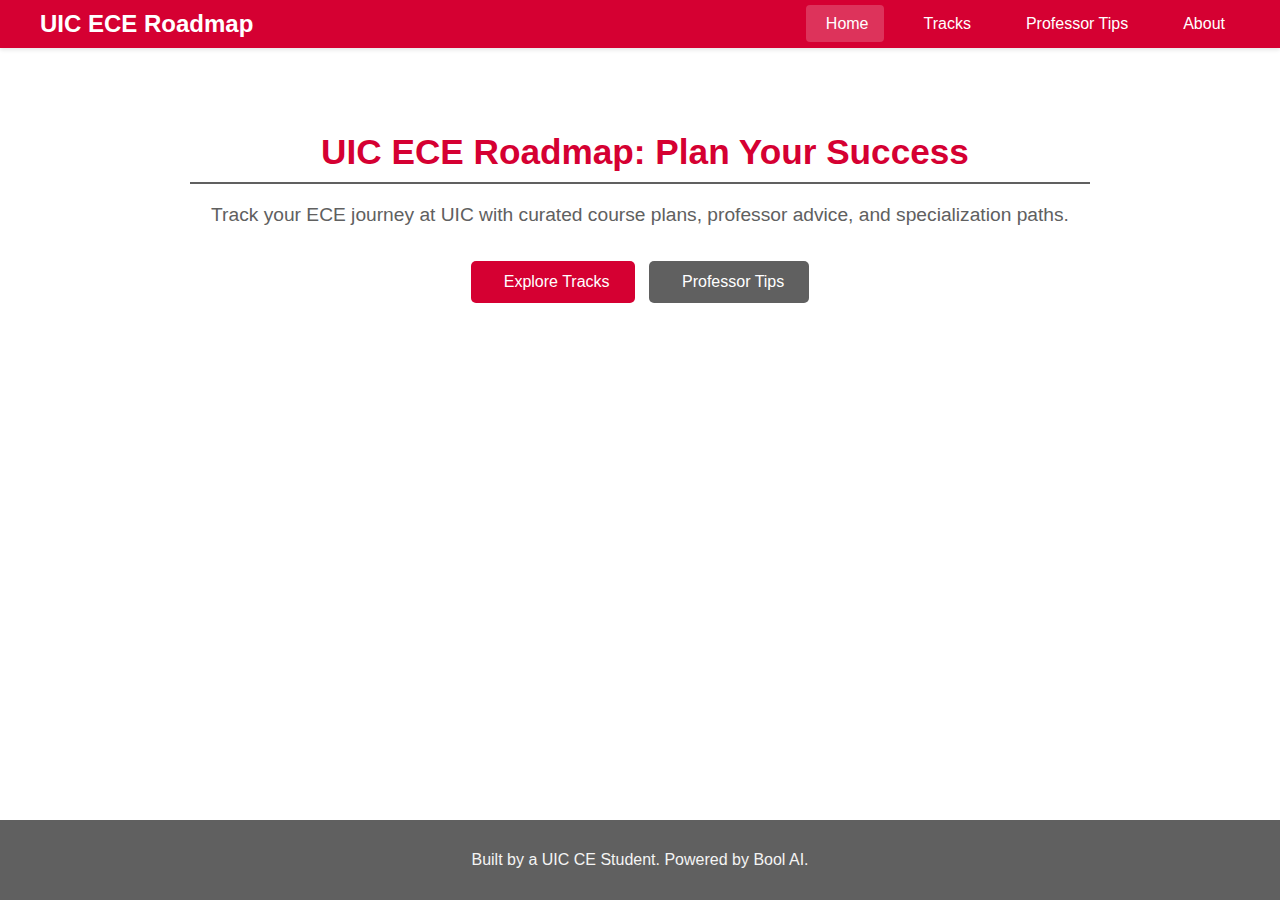
<file: ECE Road Map/index.html>
<!DOCTYPE html>
<html lang="en">
<head>
    <meta charset="UTF-8">
    <meta name="viewport" content="width=device-width, initial-scale=1.0">
    <title>UIC ECE Roadmap - Home</title>
    <link rel="stylesheet" href="styles.css">
    <!-- Font Awesome CDN -->
    <link rel="stylesheet" href="https://cdnjs.cloudflare.com/ajax/libs/font-awesome/6.5.1/css/all.min.css" integrity="sha512-DTOQO9RWCH3ppGqcWaEA1BIZOC6xxalwEsw9c2QQeAIftl+Vegovlnee1c9QX4TctnWMn13TZye+giMm8e2LwA==" crossorigin="anonymous" referrerpolicy="no-referrer" />
</head>
<body>
    <header>
        <nav>
            <div class="logo">UIC ECE Roadmap</div>
            <ul>
                <li><a href="index.html" class="active"><i class="fas fa-home"></i> Home</a></li>
                <li><a href="tracks.html"><i class="fas fa-map-signs"></i> Tracks</a></li>
                <li><a href="tips.html"><i class="fas fa-lightbulb"></i> Professor Tips</a></li>
                <li><a href="about.html"><i class="fas fa-info-circle"></i> About</a></li>
            </ul>
        </nav>
    </header>

    <main class="home-content">
        <h1><i class="fas fa-graduation-cap"></i> UIC ECE Roadmap: Plan Your Success</h1>
        <p class="subtitle">Track your ECE journey at UIC with curated course plans, professor advice, and specialization paths.</p>
        <div class="home-buttons">
            <a href="tracks.html" class="btn btn-primary"><i class="fas fa-map-signs"></i> Explore Tracks</a>
            <a href="tips.html" class="btn btn-secondary"><i class="fas fa-lightbulb"></i> Professor Tips</a>
        </div>
    </main>

    <footer>
        <p>Built by a UIC CE Student. Powered by Bool AI.</p>
    </footer>

</body>
</html>
</file>
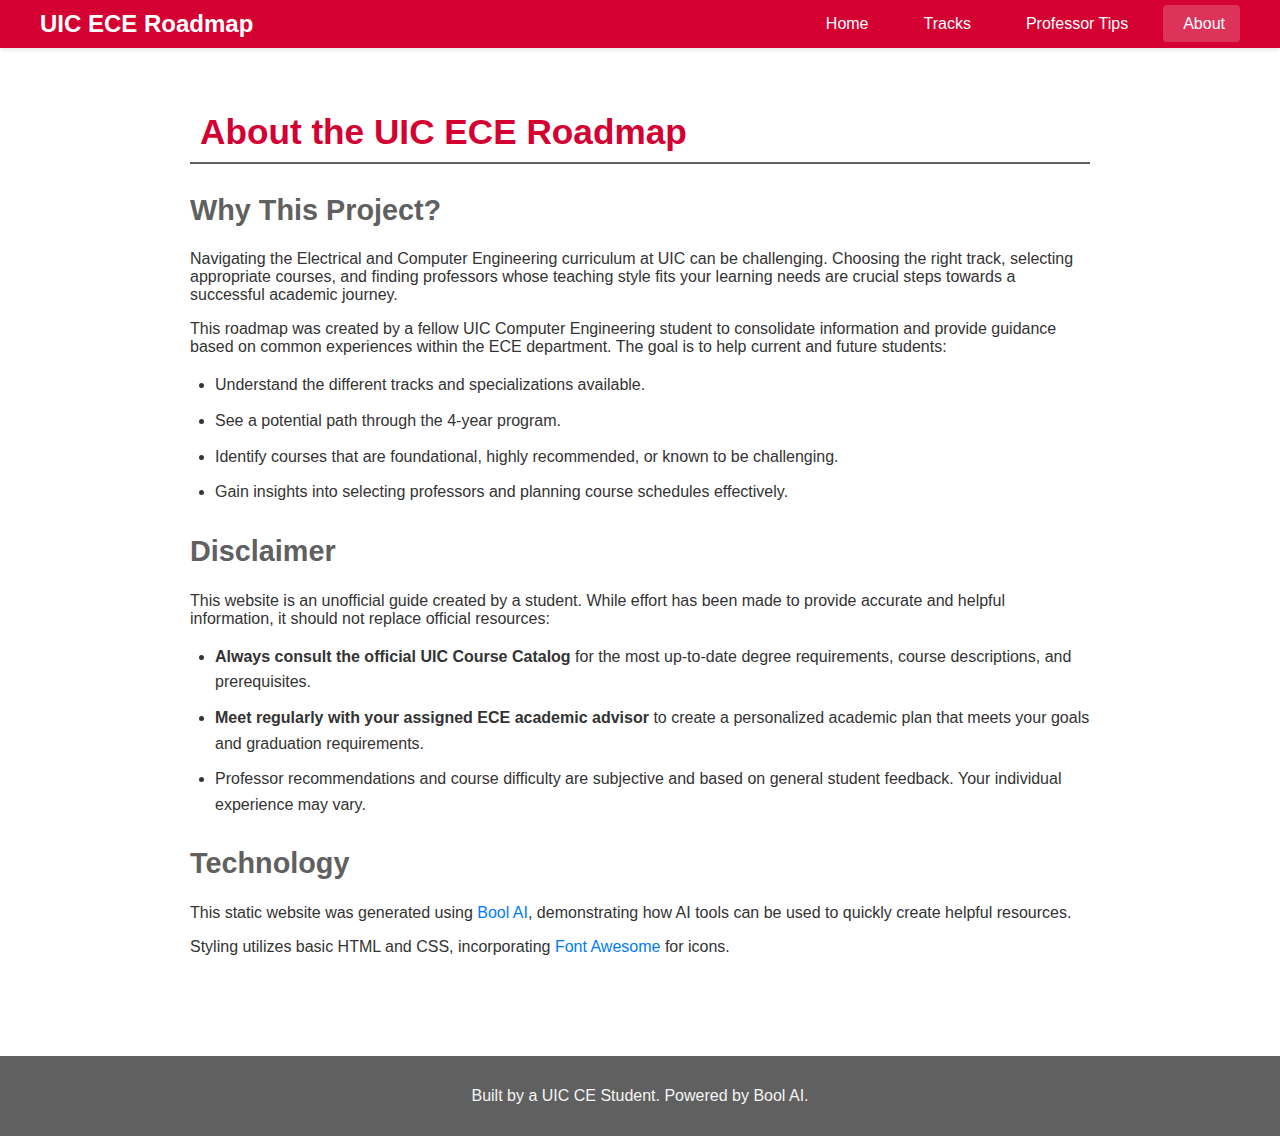
<file: ECE Road Map/about.html>
<!DOCTYPE html>
<html lang="en">
<head>
    <meta charset="UTF-8">
    <meta name="viewport" content="width=device-width, initial-scale=1.0">
    <title>About - UIC ECE Roadmap</title>
    <link rel="stylesheet" href="styles.css">
    <!-- Font Awesome CDN -->
    <link rel="stylesheet" href="https://cdnjs.cloudflare.com/ajax/libs/font-awesome/6.5.1/css/all.min.css" integrity="sha512-DTOQO9RWCH3ppGqcWaEA1BIZOC6xxalwEsw9c2QQeAIftl+Vegovlnee1c9QX4TctnWMn13TZye+giMm8e2LwA==" crossorigin="anonymous" referrerpolicy="no-referrer" />
</head>
<body>
    <header>
        <nav>
            <div class="logo">UIC ECE Roadmap</div>
            <ul>
                <li><a href="index.html"><i class="fas fa-home"></i> Home</a></li>
                <li><a href="tracks.html"><i class="fas fa-map-signs"></i> Tracks</a></li>
                <li><a href="tips.html"><i class="fas fa-lightbulb"></i> Professor Tips</a></li>
                <li><a href="about.html" class="active"><i class="fas fa-info-circle"></i> About</a></li>
            </ul>
        </nav>
    </header>

    <main class="about-content">
        <h1><i class="fas fa-info-circle"></i> About the UIC ECE Roadmap</h1>

        <section>
            <h2>Why This Project?</h2>
            <p>Navigating the Electrical and Computer Engineering curriculum at UIC can be challenging. Choosing the right track, selecting appropriate courses, and finding professors whose teaching style fits your learning needs are crucial steps towards a successful academic journey.</p>
            <p>This roadmap was created by a fellow UIC Computer Engineering student to consolidate information and provide guidance based on common experiences within the ECE department. The goal is to help current and future students:</p>
            <ul>
                <li>Understand the different tracks and specializations available.</li>
                <li>See a potential path through the 4-year program.</li>
                <li>Identify courses that are foundational, highly recommended, or known to be challenging.</li>
                <li>Gain insights into selecting professors and planning course schedules effectively.</li>
            </ul>
        </section>

        <section>
            <h2>Disclaimer</h2>
            <p>This website is an unofficial guide created by a student. While effort has been made to provide accurate and helpful information, it should not replace official resources:</p>
            <ul>
                <li><strong>Always consult the official UIC Course Catalog</strong> for the most up-to-date degree requirements, course descriptions, and prerequisites.</li>
                <li><strong>Meet regularly with your assigned ECE academic advisor</strong> to create a personalized academic plan that meets your goals and graduation requirements.</li>
                <li>Professor recommendations and course difficulty are subjective and based on general student feedback. Your individual experience may vary.</li>
            </ul>
        </section>

        <section>
            <h2>Technology</h2>
            <p>This static website was generated using <a href="https://bool.ai" target="_blank" rel="noopener noreferrer">Bool AI</a>, demonstrating how AI tools can be used to quickly create helpful resources.</p>
             <p>Styling utilizes basic HTML and CSS, incorporating <a href="https://fontawesome.com/" target="_blank" rel="noopener noreferrer">Font Awesome</a> for icons.</p>
        </section>

    </main>

    <footer>
        <p>Built by a UIC CE Student. Powered by Bool AI.</p>
    </footer>

</body>
</html>
</file>
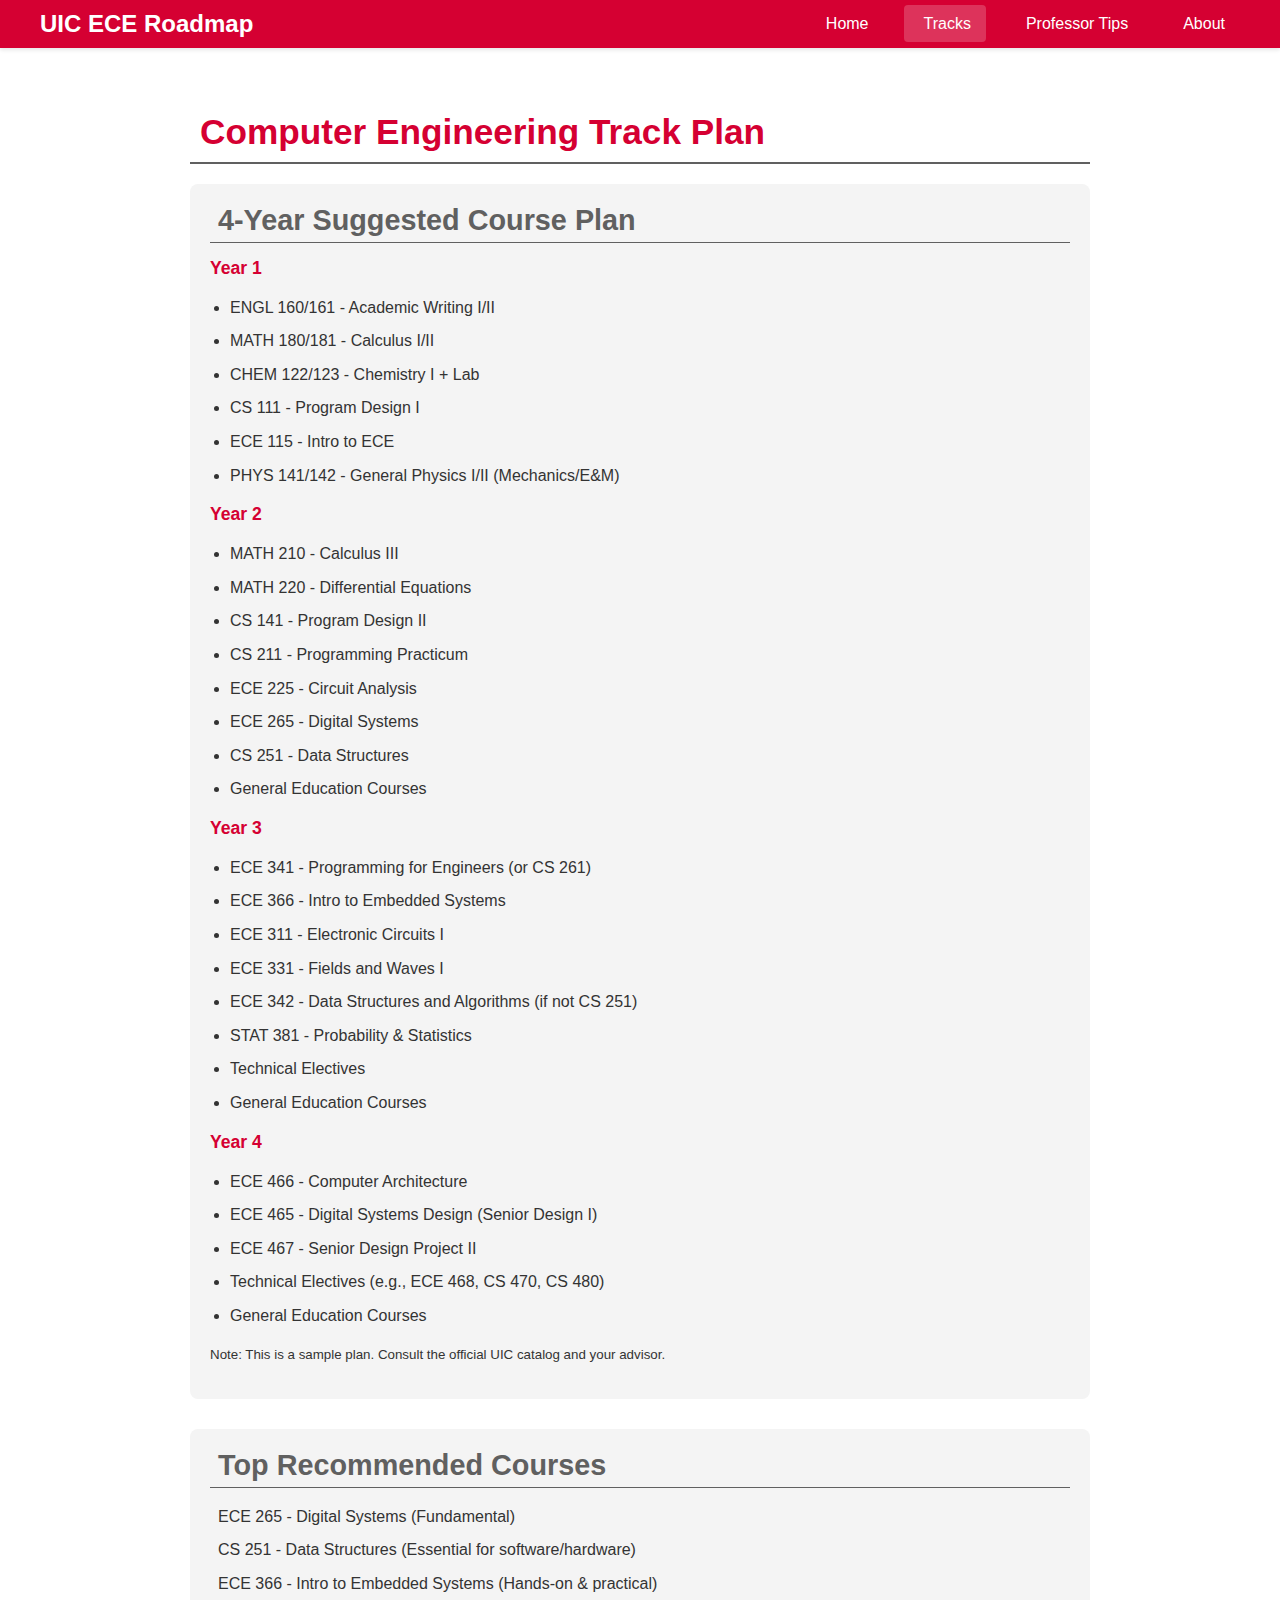
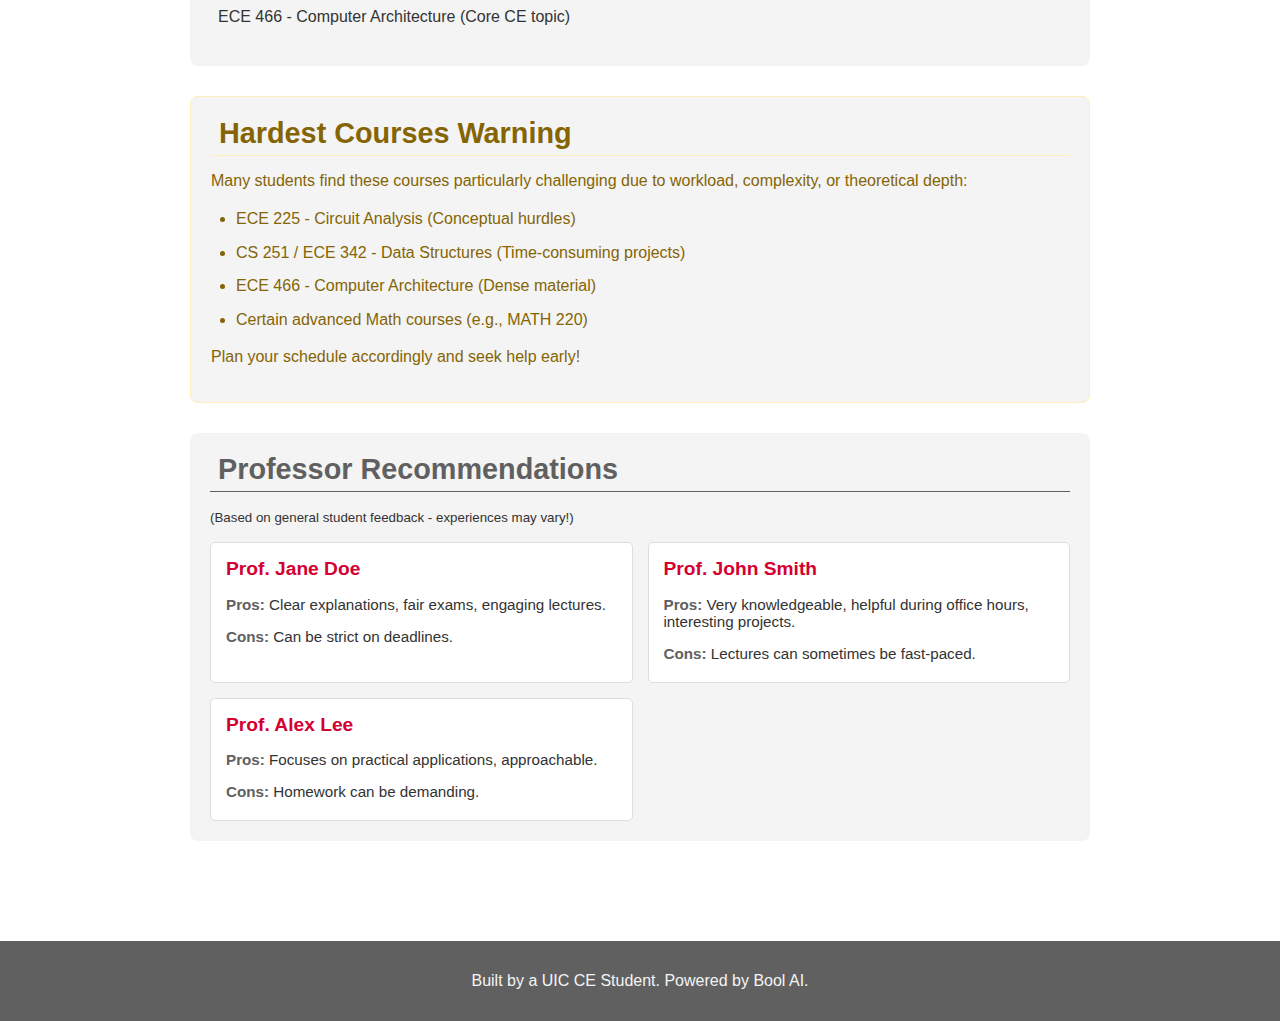
<file: ECE Road Map/ce.html>
<!DOCTYPE html>
<html lang="en">
<head>
    <meta charset="UTF-8">
    <meta name="viewport" content="width=device-width, initial-scale=1.0">
    <title>Computer Engineering Track - UIC ECE Roadmap</title>
    <link rel="stylesheet" href="styles.css">
    <!-- Font Awesome CDN -->
    <link rel="stylesheet" href="https://cdnjs.cloudflare.com/ajax/libs/font-awesome/6.5.1/css/all.min.css" integrity="sha512-DTOQO9RWCH3ppGqcWaEA1BIZOC6xxalwEsw9c2QQeAIftl+Vegovlnee1c9QX4TctnWMn13TZye+giMm8e2LwA==" crossorigin="anonymous" referrerpolicy="no-referrer" />
</head>
<body>
    <header>
        <nav>
            <div class="logo">UIC ECE Roadmap</div>
            <ul>
                <li><a href="index.html"><i class="fas fa-home"></i> Home</a></li>
                <li><a href="tracks.html" class="active"><i class="fas fa-map-signs"></i> Tracks</a></li>
                <li><a href="tips.html"><i class="fas fa-lightbulb"></i> Professor Tips</a></li>
                <li><a href="about.html"><i class="fas fa-info-circle"></i> About</a></li>
            </ul>
        </nav>
    </header>

    <main class="track-detail">
        <h1><i class="fas fa-laptop-code"></i> Computer Engineering Track Plan</h1>

        <section>
            <h2><i class="far fa-calendar-alt"></i> 4-Year Suggested Course Plan</h2>
            <div class="year-plan">
                <h4>Year 1</h4>
                <ul>
                    <li>ENGL 160/161 - Academic Writing I/II</li>
                    <li>MATH 180/181 - Calculus I/II</li>
                    <li>CHEM 122/123 - Chemistry I + Lab</li>
                    <li>CS 111 - Program Design I</li>
                    <li>ECE 115 - Intro to ECE</li>
                    <li>PHYS 141/142 - General Physics I/II (Mechanics/E&M)</li>
                </ul>
                <h4>Year 2</h4>
                <ul>
                    <li>MATH 210 - Calculus III</li>
                    <li>MATH 220 - Differential Equations</li>
                    <li>CS 141 - Program Design II</li>
                    <li>CS 211 - Programming Practicum</li>
                    <li>ECE 225 - Circuit Analysis</li>
                    <li>ECE 265 - Digital Systems</li>
                    <li>CS 251 - Data Structures</li>
                    <li>General Education Courses</li>
                </ul>
                 <h4>Year 3</h4>
                <ul>
                    <li>ECE 341 - Programming for Engineers (or CS 261)</li>
                    <li>ECE 366 - Intro to Embedded Systems</li>
                    <li>ECE 311 - Electronic Circuits I</li>
                    <li>ECE 331 - Fields and Waves I</li>
                    <li>ECE 342 - Data Structures and Algorithms (if not CS 251)</li>
                    <li>STAT 381 - Probability & Statistics</li>
                    <li>Technical Electives</li>
                    <li>General Education Courses</li>
                </ul>
                 <h4>Year 4</h4>
                <ul>
                    <li>ECE 466 - Computer Architecture</li>
                    <li>ECE 465 - Digital Systems Design (Senior Design I)</li>
                    <li>ECE 467 - Senior Design Project II</li>
                    <li>Technical Electives (e.g., ECE 468, CS 470, CS 480)</li>
                    <li>General Education Courses</li>
                </ul>
            </div>
            <p><small>Note: This is a sample plan. Consult the official UIC catalog and your advisor.</small></p>
        </section>

        <section>
            <h2><i class="fas fa-star"></i> Top Recommended Courses</h2>
            <ul>
                <li><i class="fas fa-thumbs-up"></i> ECE 265 - Digital Systems (Fundamental)</li>
                <li><i class="fas fa-thumbs-up"></i> CS 251 - Data Structures (Essential for software/hardware)</li>
                <li><i class="fas fa-thumbs-up"></i> ECE 366 - Intro to Embedded Systems (Hands-on & practical)</li>
                <li><i class="fas fa-thumbs-up"></i> ECE 466 - Computer Architecture (Core CE topic)</li>
            </ul>
        </section>

        <section class="callout-warning">
            <h2><i class="fas fa-exclamation-triangle"></i> Hardest Courses Warning</h2>
            <p>Many students find these courses particularly challenging due to workload, complexity, or theoretical depth:</p>
            <ul>
                <li>ECE 225 - Circuit Analysis (Conceptual hurdles)</li>
                <li>CS 251 / ECE 342 - Data Structures (Time-consuming projects)</li>
                <li>ECE 466 - Computer Architecture (Dense material)</li>
                <li>Certain advanced Math courses (e.g., MATH 220)</li>
            </ul>
            <p>Plan your schedule accordingly and seek help early!</p>
        </section>

        <section>
            <h2><i class="fas fa-chalkboard-teacher"></i> Professor Recommendations</h2>
             <p><small>(Based on general student feedback - experiences may vary!)</small></p>
            <div class="professor-list">
                <div class="professor-card">
                    <h3>Prof. Jane Doe</h3>
                    <p><strong>Pros:</strong> Clear explanations, fair exams, engaging lectures.</p>
                    <p><strong>Cons:</strong> Can be strict on deadlines.</p>
                </div>
                 <div class="professor-card">
                    <h3>Prof. John Smith</h3>
                    <p><strong>Pros:</strong> Very knowledgeable, helpful during office hours, interesting projects.</p>
                    <p><strong>Cons:</strong> Lectures can sometimes be fast-paced.</p>
                </div>
                 <div class="professor-card">
                    <h3>Prof. Alex Lee</h3>
                    <p><strong>Pros:</strong> Focuses on practical applications, approachable.</p>
                    <p><strong>Cons:</strong> Homework can be demanding.</p>
                </div>
            </div>
        </section>

    </main>

    <footer>
        <p>Built by a UIC CE Student. Powered by Bool AI.</p>
    </footer>

</body>
</html>
</file>
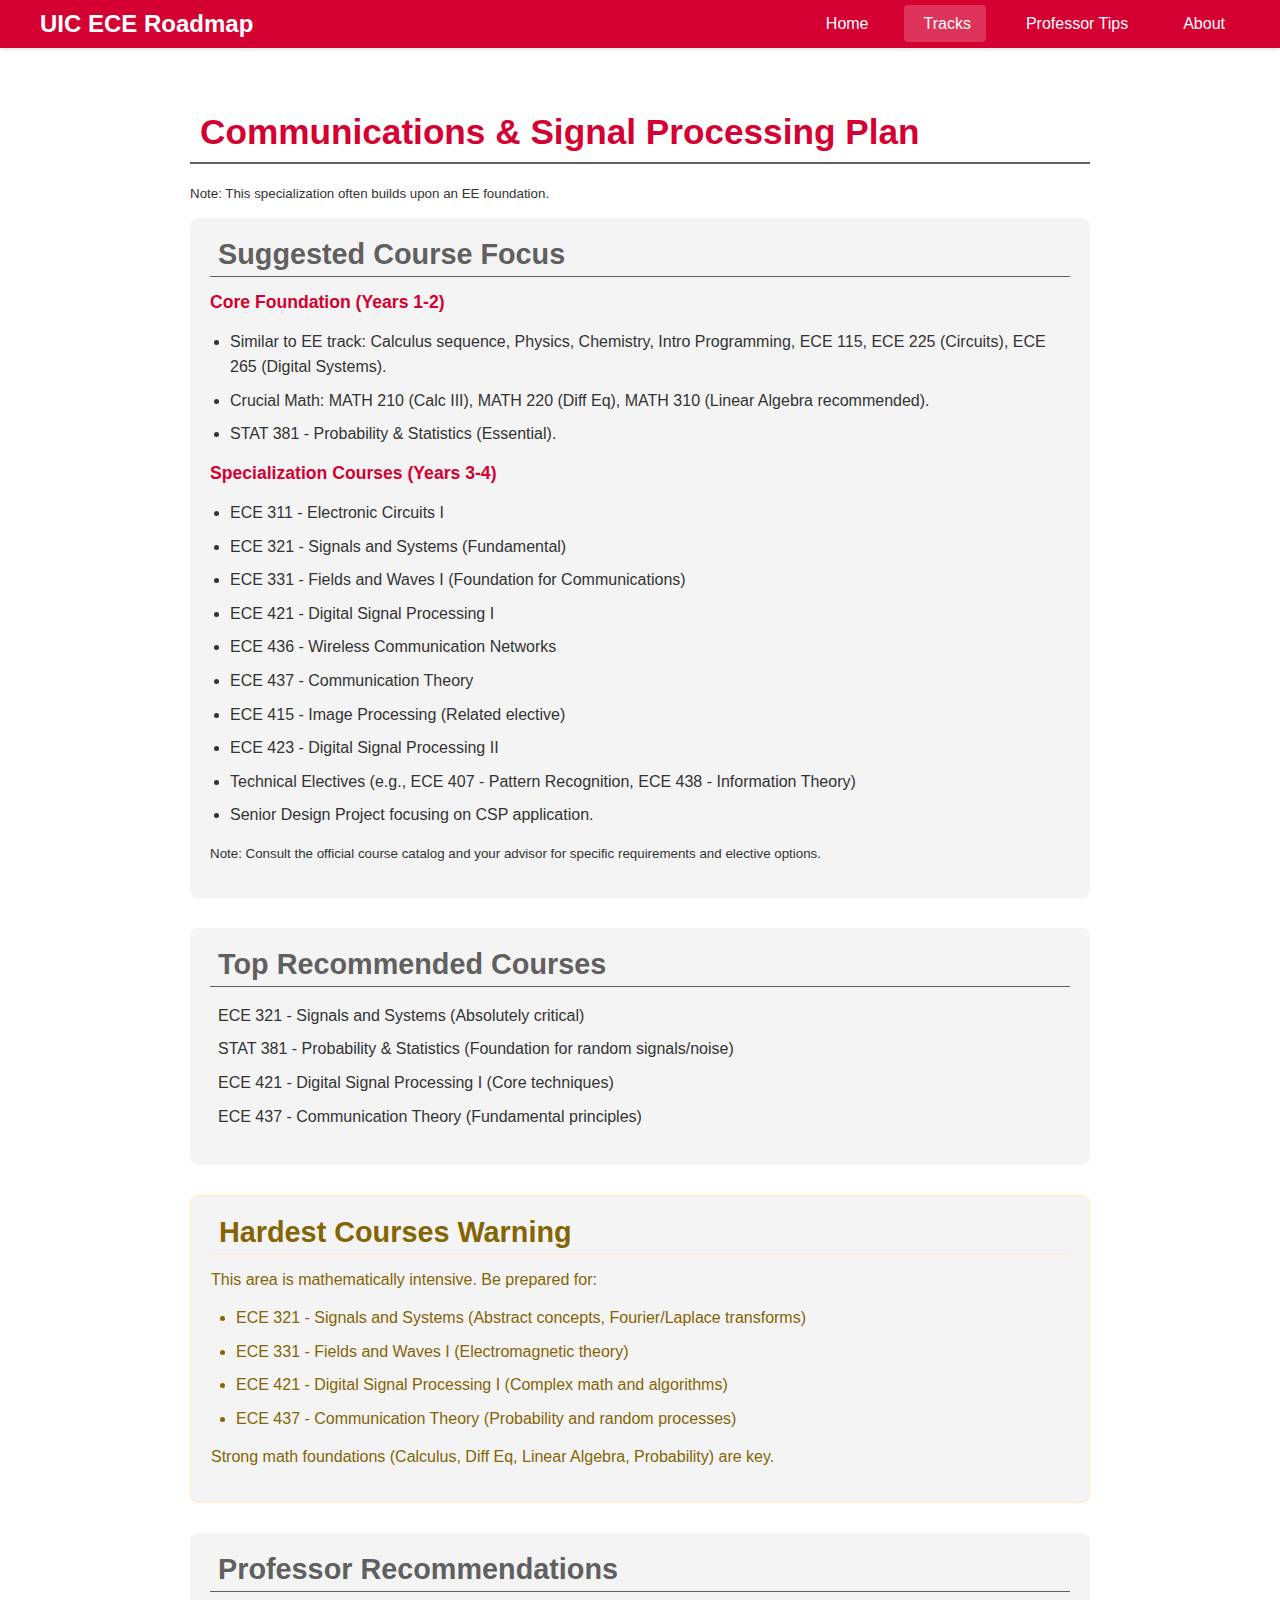
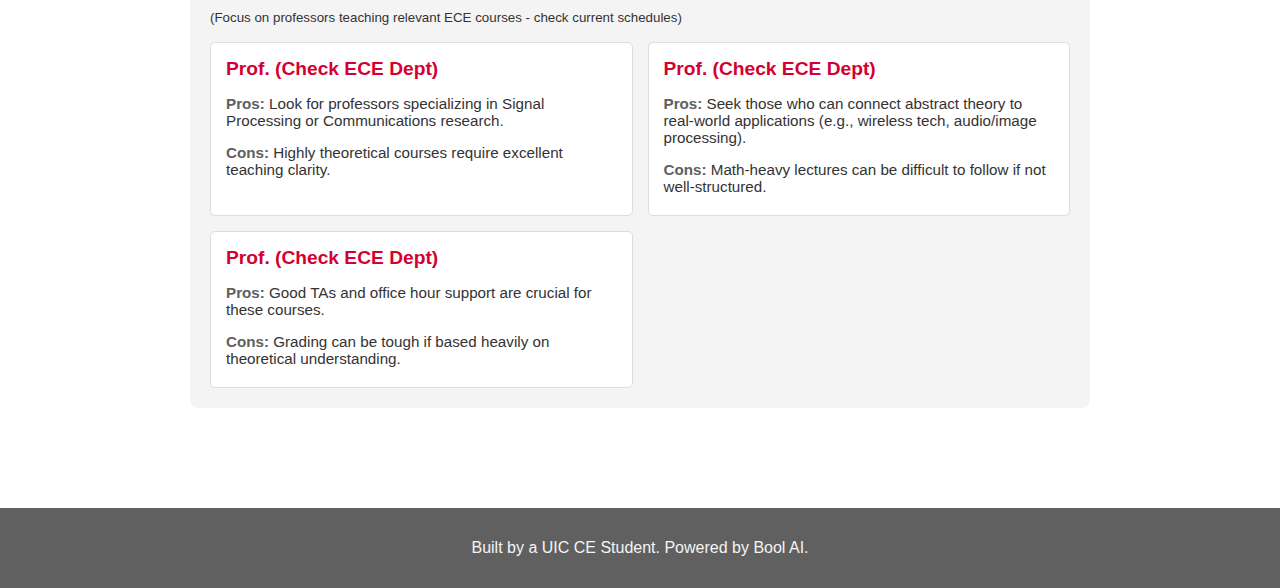
<file: ECE Road Map/csp.html>
<!DOCTYPE html>
<html lang="en">
<head>
    <meta charset="UTF-8">
    <meta name="viewport" content="width=device-width, initial-scale=1.0">
    <title>Communications & Signal Processing - UIC ECE Roadmap</title>
    <link rel="stylesheet" href="styles.css">
    <!-- Font Awesome CDN -->
    <link rel="stylesheet" href="https://cdnjs.cloudflare.com/ajax/libs/font-awesome/6.5.1/css/all.min.css" integrity="sha512-DTOQO9RWCH3ppGqcWaEA1BIZOC6xxalwEsw9c2QQeAIftl+Vegovlnee1c9QX4TctnWMn13TZye+giMm8e2LwA==" crossorigin="anonymous" referrerpolicy="no-referrer" />
</head>
<body>
    <header>
        <nav>
            <div class="logo">UIC ECE Roadmap</div>
            <ul>
                <li><a href="index.html"><i class="fas fa-home"></i> Home</a></li>
                <li><a href="tracks.html" class="active"><i class="fas fa-map-signs"></i> Tracks</a></li>
                <li><a href="tips.html"><i class="fas fa-lightbulb"></i> Professor Tips</a></li>
                <li><a href="about.html"><i class="fas fa-info-circle"></i> About</a></li>
            </ul>
        </nav>
    </header>

    <main class="track-detail">
        <h1><i class="fas fa-signal"></i> Communications & Signal Processing Plan</h1>
         <p><small>Note: This specialization often builds upon an EE foundation.</small></p>

        <section>
            <h2><i class="far fa-calendar-alt"></i> Suggested Course Focus</h2>
            <div class="year-plan">
                <h4>Core Foundation (Years 1-2)</h4>
                 <ul>
                    <li>Similar to EE track: Calculus sequence, Physics, Chemistry, Intro Programming, ECE 115, ECE 225 (Circuits), ECE 265 (Digital Systems).</li>
                    <li>Crucial Math: MATH 210 (Calc III), MATH 220 (Diff Eq), MATH 310 (Linear Algebra recommended).</li>
                    <li>STAT 381 - Probability & Statistics (Essential).</li>
               </ul>
                <h4>Specialization Courses (Years 3-4)</h4>
                <ul>
                    <li>ECE 311 - Electronic Circuits I</li>
                    <li>ECE 321 - Signals and Systems (Fundamental)</li>
                    <li>ECE 331 - Fields and Waves I (Foundation for Communications)</li>
                    <li>ECE 421 - Digital Signal Processing I</li>
                    <li>ECE 436 - Wireless Communication Networks</li>
                    <li>ECE 437 - Communication Theory</li>
                    <li>ECE 415 - Image Processing (Related elective)</li>
                    <li>ECE 423 - Digital Signal Processing II</li>
                    <li>Technical Electives (e.g., ECE 407 - Pattern Recognition, ECE 438 - Information Theory)</li>
                    <li>Senior Design Project focusing on CSP application.</li>
                </ul>
            </div>
            <p><small>Note: Consult the official course catalog and your advisor for specific requirements and elective options.</small></p>
        </section>

        <section>
            <h2><i class="fas fa-star"></i> Top Recommended Courses</h2>
            <ul>
                <li><i class="fas fa-thumbs-up"></i> ECE 321 - Signals and Systems (Absolutely critical)</li>
                <li><i class="fas fa-thumbs-up"></i> STAT 381 - Probability & Statistics (Foundation for random signals/noise)</li>
                <li><i class="fas fa-thumbs-up"></i> ECE 421 - Digital Signal Processing I (Core techniques)</li>
                <li><i class="fas fa-thumbs-up"></i> ECE 437 - Communication Theory (Fundamental principles)</li>
            </ul>
        </section>

        <section class="callout-warning">
            <h2><i class="fas fa-exclamation-triangle"></i> Hardest Courses Warning</h2>
             <p>This area is mathematically intensive. Be prepared for:</p>
            <ul>
                <li>ECE 321 - Signals and Systems (Abstract concepts, Fourier/Laplace transforms)</li>
                <li>ECE 331 - Fields and Waves I (Electromagnetic theory)</li>
                <li>ECE 421 - Digital Signal Processing I (Complex math and algorithms)</li>
                <li>ECE 437 - Communication Theory (Probability and random processes)</li>
            </ul>
            <p>Strong math foundations (Calculus, Diff Eq, Linear Algebra, Probability) are key.</p>
        </section>

        <section>
            <h2><i class="fas fa-chalkboard-teacher"></i> Professor Recommendations</h2>
             <p><small>(Focus on professors teaching relevant ECE courses - check current schedules)</small></p>
            <div class="professor-list">
                <div class="professor-card">
                    <h3>Prof. (Check ECE Dept)</h3>
                    <p><strong>Pros:</strong> Look for professors specializing in Signal Processing or Communications research.</p>
                    <p><strong>Cons:</strong> Highly theoretical courses require excellent teaching clarity.</p>
                </div>
                 <div class="professor-card">
                    <h3>Prof. (Check ECE Dept)</h3>
                    <p><strong>Pros:</strong> Seek those who can connect abstract theory to real-world applications (e.g., wireless tech, audio/image processing).</p>
                    <p><strong>Cons:</strong> Math-heavy lectures can be difficult to follow if not well-structured.</p>
                </div>
                 <div class="professor-card">
                    <h3>Prof. (Check ECE Dept)</h3>
                    <p><strong>Pros:</strong> Good TAs and office hour support are crucial for these courses.</p>
                    <p><strong>Cons:</strong> Grading can be tough if based heavily on theoretical understanding.</p>
                </div>
            </div>
        </section>

    </main>

    <footer>
        <p>Built by a UIC CE Student. Powered by Bool AI.</p>
    </footer>

</body>
</html>
</file>
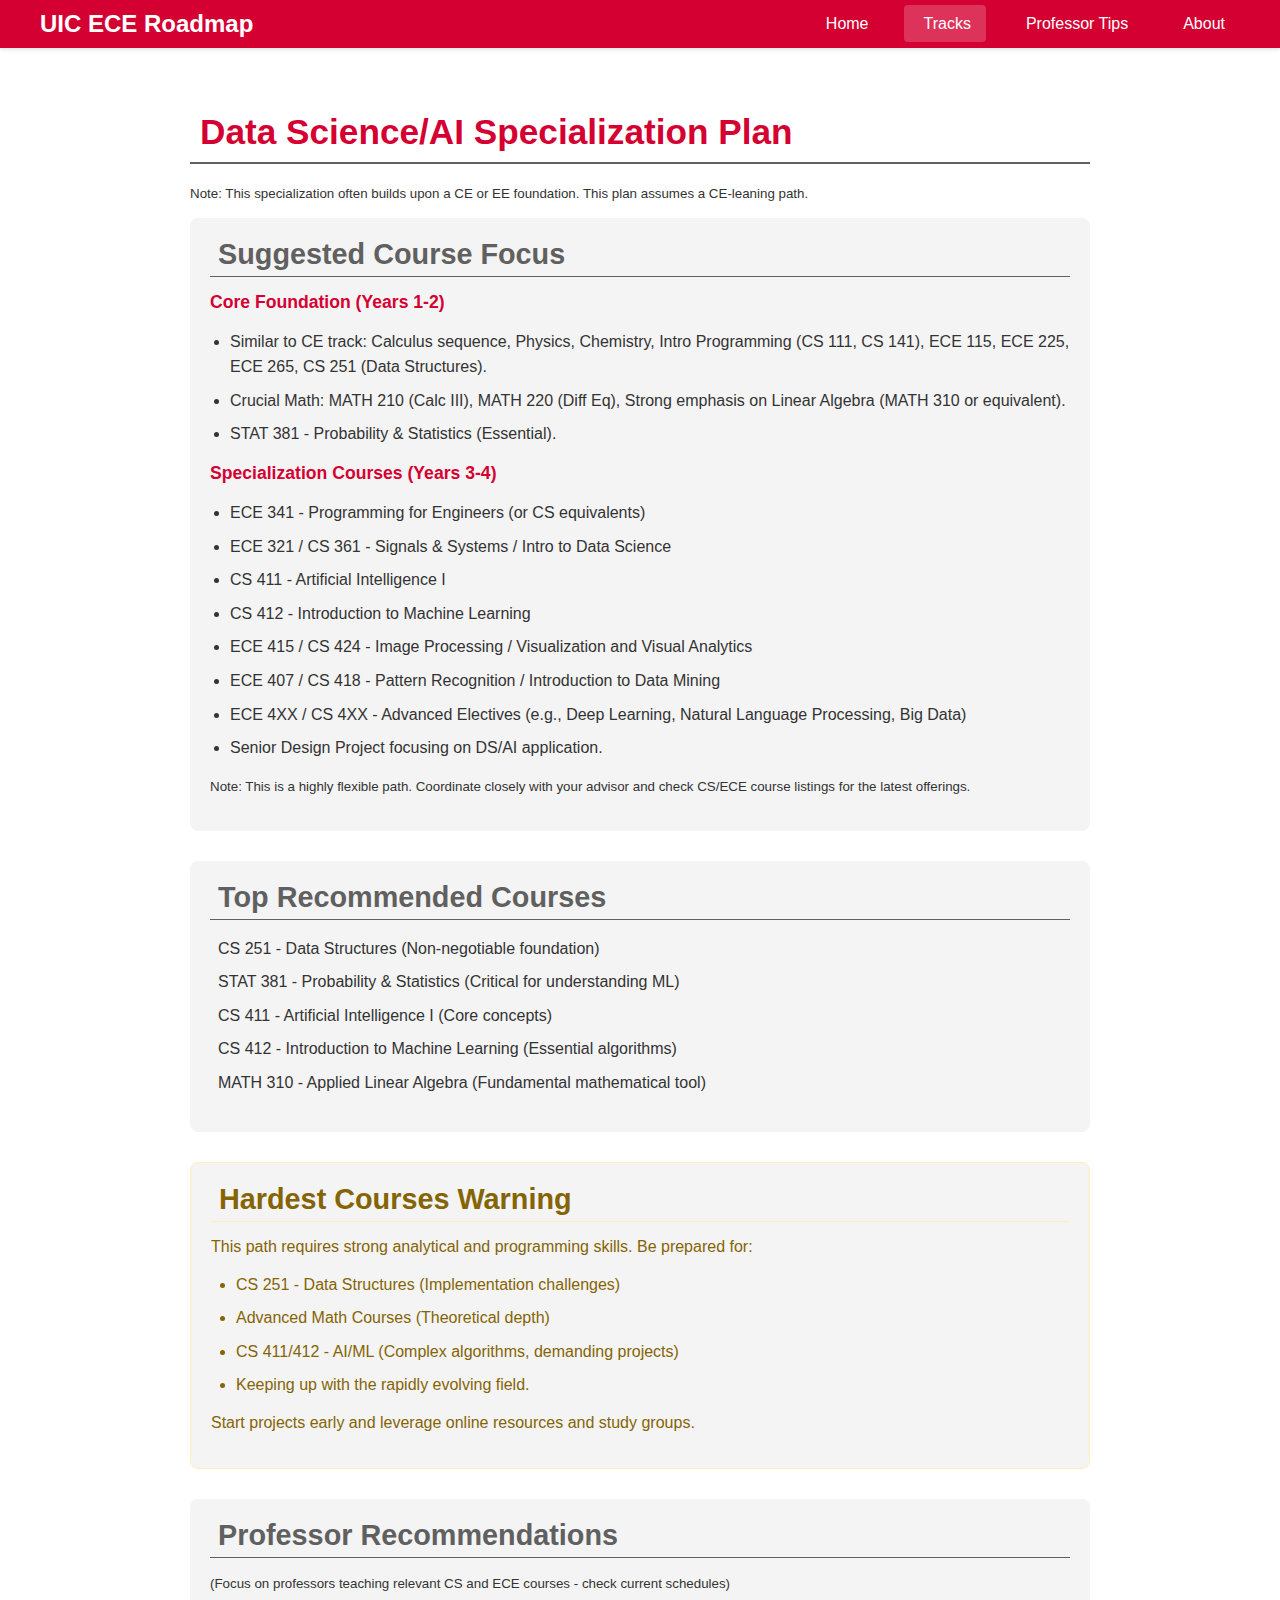
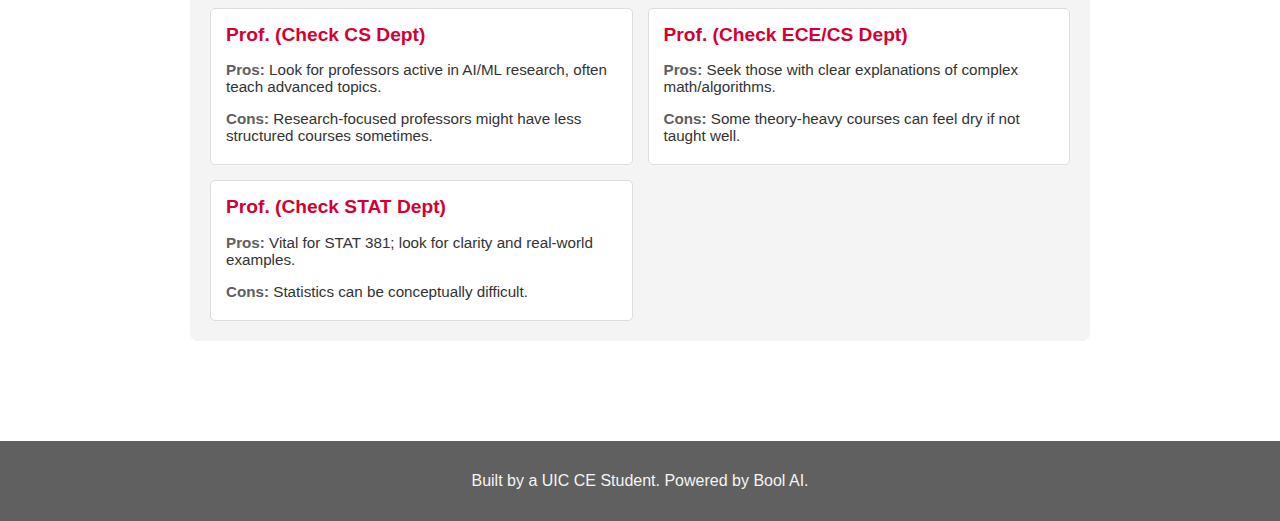
<file: ECE Road Map/dsai.html>
<!DOCTYPE html>
<html lang="en">
<head>
    <meta charset="UTF-8">
    <meta name="viewport" content="width=device-width, initial-scale=1.0">
    <title>Data Science/AI Specialization - UIC ECE Roadmap</title>
    <link rel="stylesheet" href="styles.css">
    <!-- Font Awesome CDN -->
    <link rel="stylesheet" href="https://cdnjs.cloudflare.com/ajax/libs/font-awesome/6.5.1/css/all.min.css" integrity="sha512-DTOQO9RWCH3ppGqcWaEA1BIZOC6xxalwEsw9c2QQeAIftl+Vegovlnee1c9QX4TctnWMn13TZye+giMm8e2LwA==" crossorigin="anonymous" referrerpolicy="no-referrer" />
</head>
<body>
    <header>
        <nav>
            <div class="logo">UIC ECE Roadmap</div>
            <ul>
                <li><a href="index.html"><i class="fas fa-home"></i> Home</a></li>
                <li><a href="tracks.html" class="active"><i class="fas fa-map-signs"></i> Tracks</a></li>
                <li><a href="tips.html"><i class="fas fa-lightbulb"></i> Professor Tips</a></li>
                <li><a href="about.html"><i class="fas fa-info-circle"></i> About</a></li>
            </ul>
        </nav>
    </header>

    <main class="track-detail">
        <h1><i class="fas fa-brain"></i> Data Science/AI Specialization Plan</h1>
        <p><small>Note: This specialization often builds upon a CE or EE foundation. This plan assumes a CE-leaning path.</small></p>

        <section>
            <h2><i class="far fa-calendar-alt"></i> Suggested Course Focus</h2>
             <div class="year-plan">
                <h4>Core Foundation (Years 1-2)</h4>
                <ul>
                    <li>Similar to CE track: Calculus sequence, Physics, Chemistry, Intro Programming (CS 111, CS 141), ECE 115, ECE 225, ECE 265, CS 251 (Data Structures).</li>
                    <li>Crucial Math: MATH 210 (Calc III), MATH 220 (Diff Eq), Strong emphasis on Linear Algebra (MATH 310 or equivalent).</li>
                    <li>STAT 381 - Probability & Statistics (Essential).</li>
               </ul>
                <h4>Specialization Courses (Years 3-4)</h4>
                <ul>
                    <li>ECE 341 - Programming for Engineers (or CS equivalents)</li>
                    <li>ECE 321 / CS 361 - Signals & Systems / Intro to Data Science</li>
                    <li>CS 411 - Artificial Intelligence I</li>
                    <li>CS 412 - Introduction to Machine Learning</li>
                    <li>ECE 415 / CS 424 - Image Processing / Visualization and Visual Analytics</li>
                    <li>ECE 407 / CS 418 - Pattern Recognition / Introduction to Data Mining</li>
                    <li>ECE 4XX / CS 4XX - Advanced Electives (e.g., Deep Learning, Natural Language Processing, Big Data)</li>
                    <li>Senior Design Project focusing on DS/AI application.</li>
                </ul>
            </div>
            <p><small>Note: This is a highly flexible path. Coordinate closely with your advisor and check CS/ECE course listings for the latest offerings.</small></p>
        </section>

        <section>
            <h2><i class="fas fa-star"></i> Top Recommended Courses</h2>
            <ul>
                <li><i class="fas fa-thumbs-up"></i> CS 251 - Data Structures (Non-negotiable foundation)</li>
                <li><i class="fas fa-thumbs-up"></i> STAT 381 - Probability & Statistics (Critical for understanding ML)</li>
                 <li><i class="fas fa-thumbs-up"></i> CS 411 - Artificial Intelligence I (Core concepts)</li>
                <li><i class="fas fa-thumbs-up"></i> CS 412 - Introduction to Machine Learning (Essential algorithms)</li>
                <li><i class="fas fa-thumbs-up"></i> MATH 310 - Applied Linear Algebra (Fundamental mathematical tool)</li>
            </ul>
        </section>

        <section class="callout-warning">
            <h2><i class="fas fa-exclamation-triangle"></i> Hardest Courses Warning</h2>
            <p>This path requires strong analytical and programming skills. Be prepared for:</p>
            <ul>
                <li>CS 251 - Data Structures (Implementation challenges)</li>
                <li>Advanced Math Courses (Theoretical depth)</li>
                <li>CS 411/412 - AI/ML (Complex algorithms, demanding projects)</li>
                <li>Keeping up with the rapidly evolving field.</li>
            </ul>
            <p>Start projects early and leverage online resources and study groups.</p>
        </section>

        <section>
            <h2><i class="fas fa-chalkboard-teacher"></i> Professor Recommendations</h2>
             <p><small>(Focus on professors teaching relevant CS and ECE courses - check current schedules)</small></p>
            <div class="professor-list">
                 <div class="professor-card">
                    <h3>Prof. (Check CS Dept)</h3>
                    <p><strong>Pros:</strong> Look for professors active in AI/ML research, often teach advanced topics.</p>
                    <p><strong>Cons:</strong> Research-focused professors might have less structured courses sometimes.</p>
                </div>
                 <div class="professor-card">
                    <h3>Prof. (Check ECE/CS Dept)</h3>
                    <p><strong>Pros:</strong> Seek those with clear explanations of complex math/algorithms.</p>
                    <p><strong>Cons:</strong> Some theory-heavy courses can feel dry if not taught well.</p>
                </div>
                 <div class="professor-card">
                    <h3>Prof. (Check STAT Dept)</h3>
                    <p><strong>Pros:</strong> Vital for STAT 381; look for clarity and real-world examples.</p>
                    <p><strong>Cons:</strong> Statistics can be conceptually difficult.</p>
                </div>
            </div>
        </section>

    </main>

    <footer>
        <p>Built by a UIC CE Student. Powered by Bool AI.</p>
    </footer>

</body>
</html>
</file>
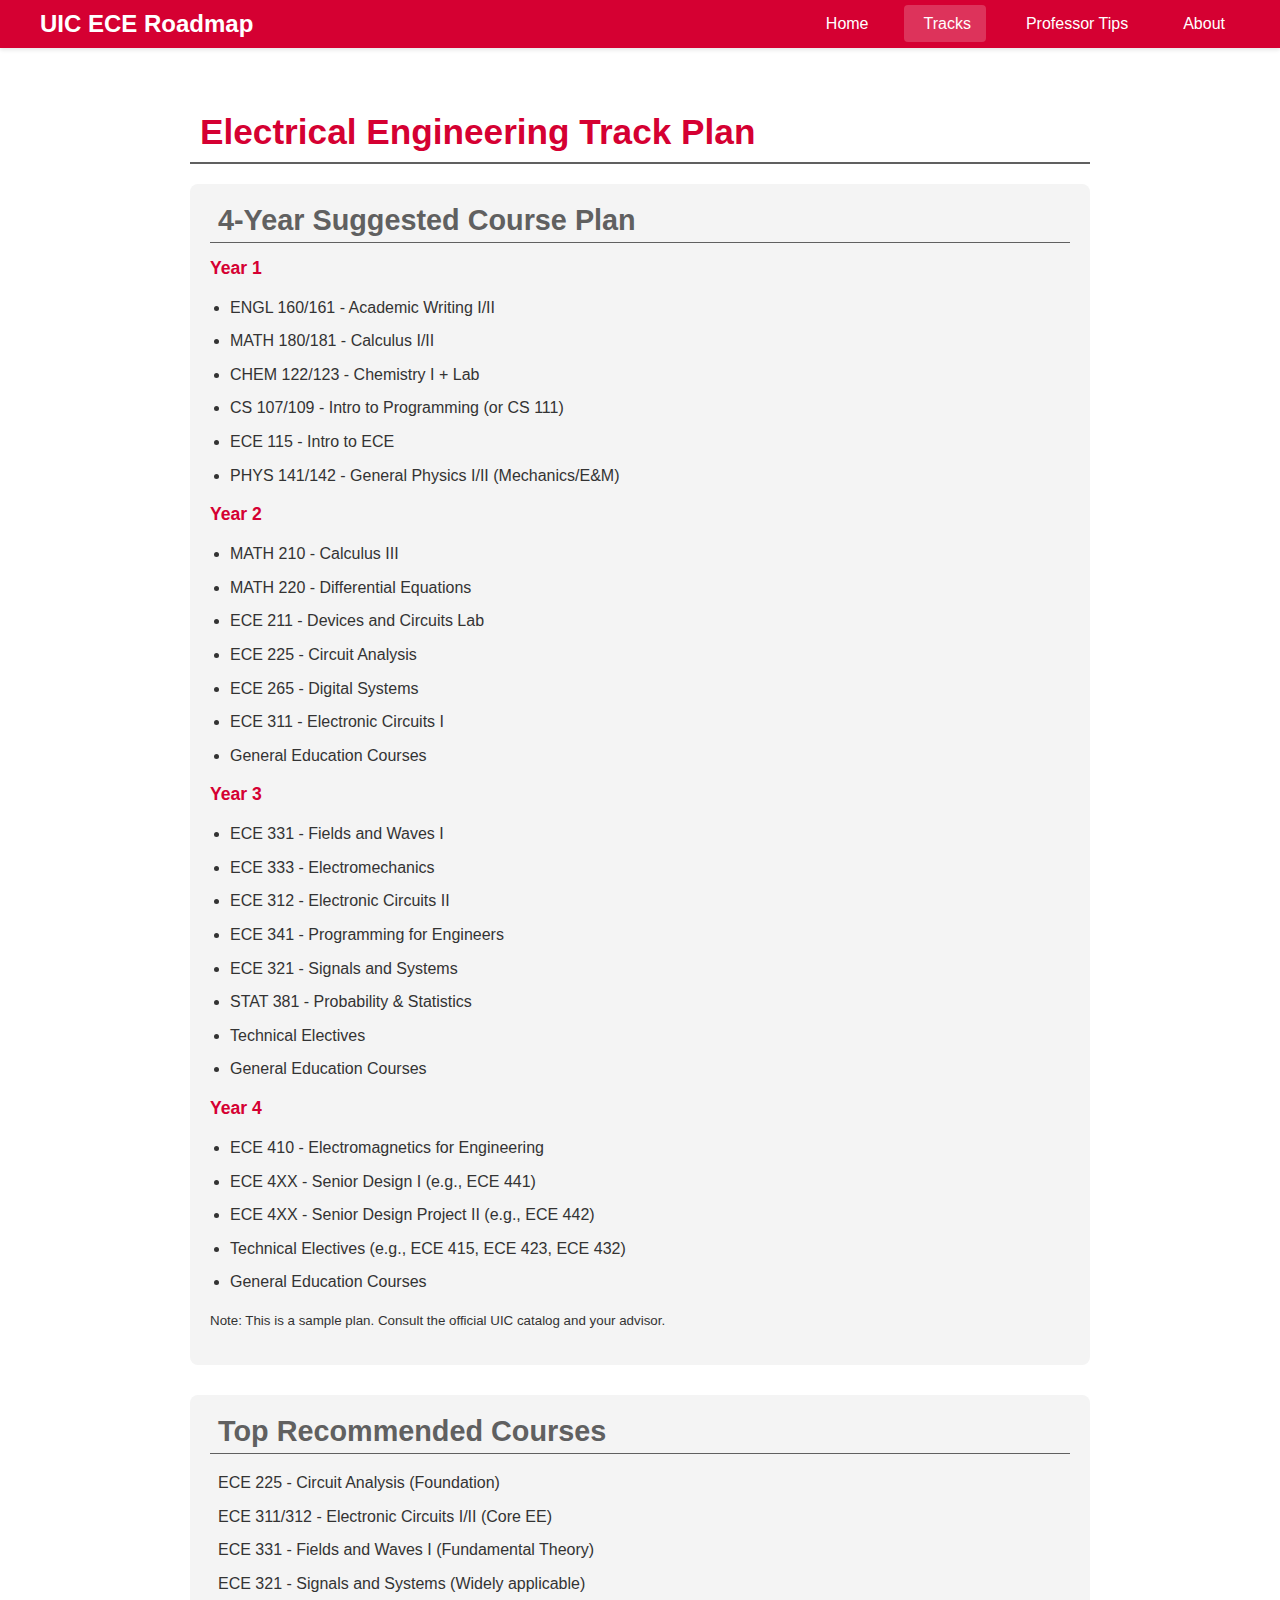
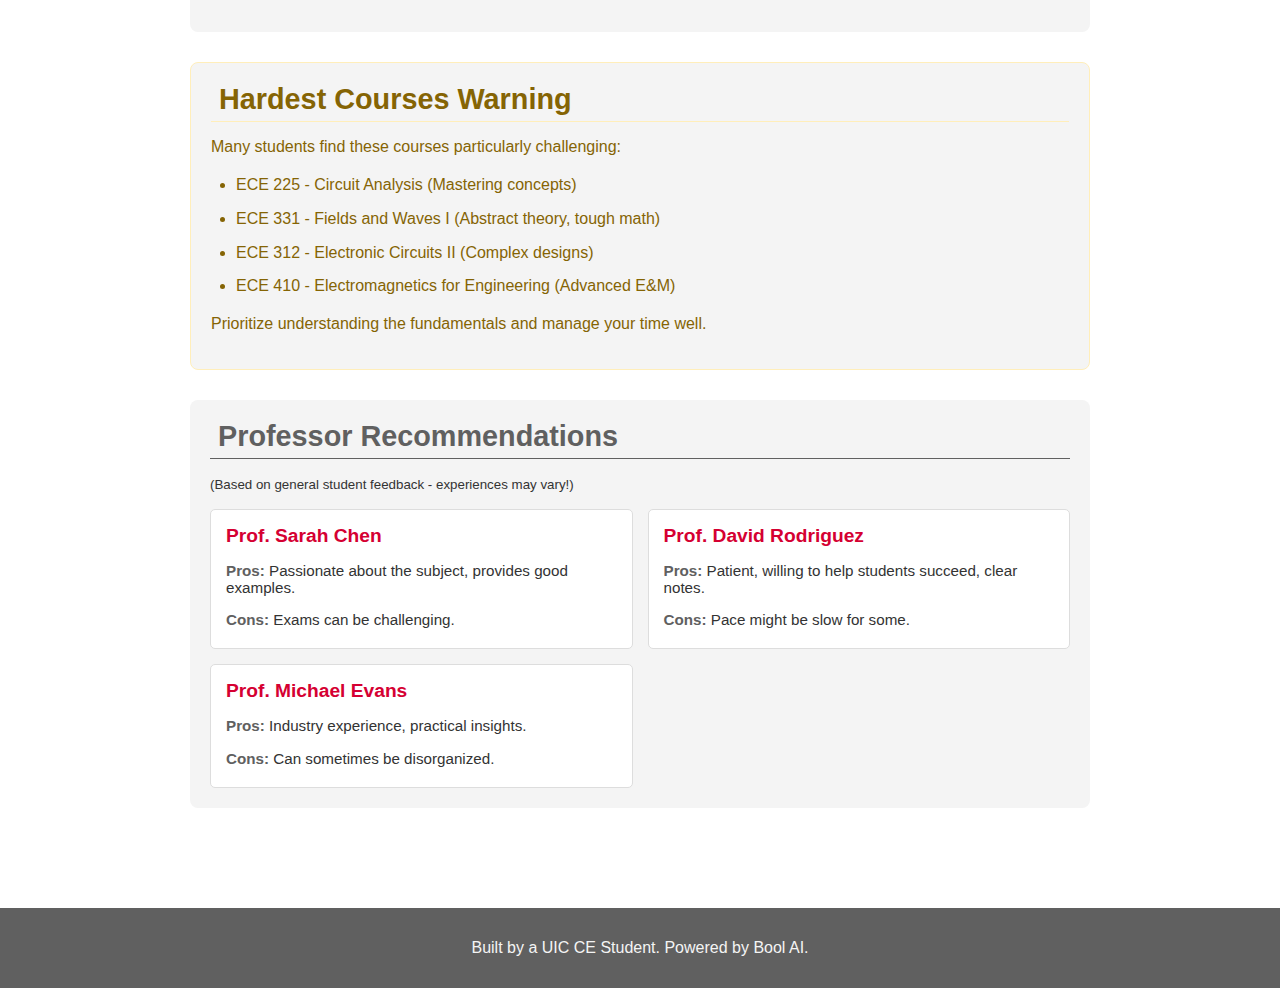
<file: ECE Road Map/ee.html>
<!DOCTYPE html>
<html lang="en">
<head>
    <meta charset="UTF-8">
    <meta name="viewport" content="width=device-width, initial-scale=1.0">
    <title>Electrical Engineering Track - UIC ECE Roadmap</title>
    <link rel="stylesheet" href="styles.css">
    <!-- Font Awesome CDN -->
    <link rel="stylesheet" href="https://cdnjs.cloudflare.com/ajax/libs/font-awesome/6.5.1/css/all.min.css" integrity="sha512-DTOQO9RWCH3ppGqcWaEA1BIZOC6xxalwEsw9c2QQeAIftl+Vegovlnee1c9QX4TctnWMn13TZye+giMm8e2LwA==" crossorigin="anonymous" referrerpolicy="no-referrer" />
</head>
<body>
    <header>
        <nav>
            <div class="logo">UIC ECE Roadmap</div>
            <ul>
                <li><a href="index.html"><i class="fas fa-home"></i> Home</a></li>
                <li><a href="tracks.html" class="active"><i class="fas fa-map-signs"></i> Tracks</a></li>
                <li><a href="tips.html"><i class="fas fa-lightbulb"></i> Professor Tips</a></li>
                <li><a href="about.html"><i class="fas fa-info-circle"></i> About</a></li>
            </ul>
        </nav>
    </header>

    <main class="track-detail">
        <h1><i class="fas fa-bolt"></i> Electrical Engineering Track Plan</h1>

        <section>
            <h2><i class="far fa-calendar-alt"></i> 4-Year Suggested Course Plan</h2>
             <div class="year-plan">
                <h4>Year 1</h4>
                <ul>
                    <li>ENGL 160/161 - Academic Writing I/II</li>
                    <li>MATH 180/181 - Calculus I/II</li>
                    <li>CHEM 122/123 - Chemistry I + Lab</li>
                    <li>CS 107/109 - Intro to Programming (or CS 111)</li>
                    <li>ECE 115 - Intro to ECE</li>
                    <li>PHYS 141/142 - General Physics I/II (Mechanics/E&M)</li>
                </ul>
                <h4>Year 2</h4>
                <ul>
                    <li>MATH 210 - Calculus III</li>
                    <li>MATH 220 - Differential Equations</li>
                    <li>ECE 211 - Devices and Circuits Lab</li>
                    <li>ECE 225 - Circuit Analysis</li>
                    <li>ECE 265 - Digital Systems</li>
                    <li>ECE 311 - Electronic Circuits I</li>
                    <li>General Education Courses</li>
                </ul>
                 <h4>Year 3</h4>
                <ul>
                    <li>ECE 331 - Fields and Waves I</li>
                    <li>ECE 333 - Electromechanics</li>
                    <li>ECE 312 - Electronic Circuits II</li>
                    <li>ECE 341 - Programming for Engineers</li>
                    <li>ECE 321 - Signals and Systems</li>
                    <li>STAT 381 - Probability & Statistics</li>
                    <li>Technical Electives</li>
                    <li>General Education Courses</li>
                </ul>
                 <h4>Year 4</h4>
                <ul>
                    <li>ECE 410 - Electromagnetics for Engineering</li>
                    <li>ECE 4XX - Senior Design I (e.g., ECE 441)</li>
                    <li>ECE 4XX - Senior Design Project II (e.g., ECE 442)</li>
                    <li>Technical Electives (e.g., ECE 415, ECE 423, ECE 432)</li>
                    <li>General Education Courses</li>
                </ul>
            </div>
            <p><small>Note: This is a sample plan. Consult the official UIC catalog and your advisor.</small></p>
        </section>

        <section>
            <h2><i class="fas fa-star"></i> Top Recommended Courses</h2>
            <ul>
                <li><i class="fas fa-thumbs-up"></i> ECE 225 - Circuit Analysis (Foundation)</li>
                <li><i class="fas fa-thumbs-up"></i> ECE 311/312 - Electronic Circuits I/II (Core EE)</li>
                <li><i class="fas fa-thumbs-up"></i> ECE 331 - Fields and Waves I (Fundamental Theory)</li>
                <li><i class="fas fa-thumbs-up"></i> ECE 321 - Signals and Systems (Widely applicable)</li>
            </ul>
        </section>

        <section class="callout-warning">
            <h2><i class="fas fa-exclamation-triangle"></i> Hardest Courses Warning</h2>
            <p>Many students find these courses particularly challenging:</p>
            <ul>
                <li>ECE 225 - Circuit Analysis (Mastering concepts)</li>
                <li>ECE 331 - Fields and Waves I (Abstract theory, tough math)</li>
                <li>ECE 312 - Electronic Circuits II (Complex designs)</li>
                <li>ECE 410 - Electromagnetics for Engineering (Advanced E&M)</li>
            </ul>
            <p>Prioritize understanding the fundamentals and manage your time well.</p>
        </section>

        <section>
            <h2><i class="fas fa-chalkboard-teacher"></i> Professor Recommendations</h2>
             <p><small>(Based on general student feedback - experiences may vary!)</small></p>
            <div class="professor-list">
                <div class="professor-card">
                    <h3>Prof. Sarah Chen</h3>
                    <p><strong>Pros:</strong> Passionate about the subject, provides good examples.</p>
                    <p><strong>Cons:</strong> Exams can be challenging.</p>
                </div>
                 <div class="professor-card">
                    <h3>Prof. David Rodriguez</h3>
                    <p><strong>Pros:</strong> Patient, willing to help students succeed, clear notes.</p>
                    <p><strong>Cons:</strong> Pace might be slow for some.</p>
                </div>
                 <div class="professor-card">
                    <h3>Prof. Michael Evans</h3>
                    <p><strong>Pros:</strong> Industry experience, practical insights.</p>
                    <p><strong>Cons:</strong> Can sometimes be disorganized.</p>
                </div>
            </div>
        </section>

    </main>

    <footer>
        <p>Built by a UIC CE Student. Powered by Bool AI.</p>
    </footer>

</body>
</html>
</file>
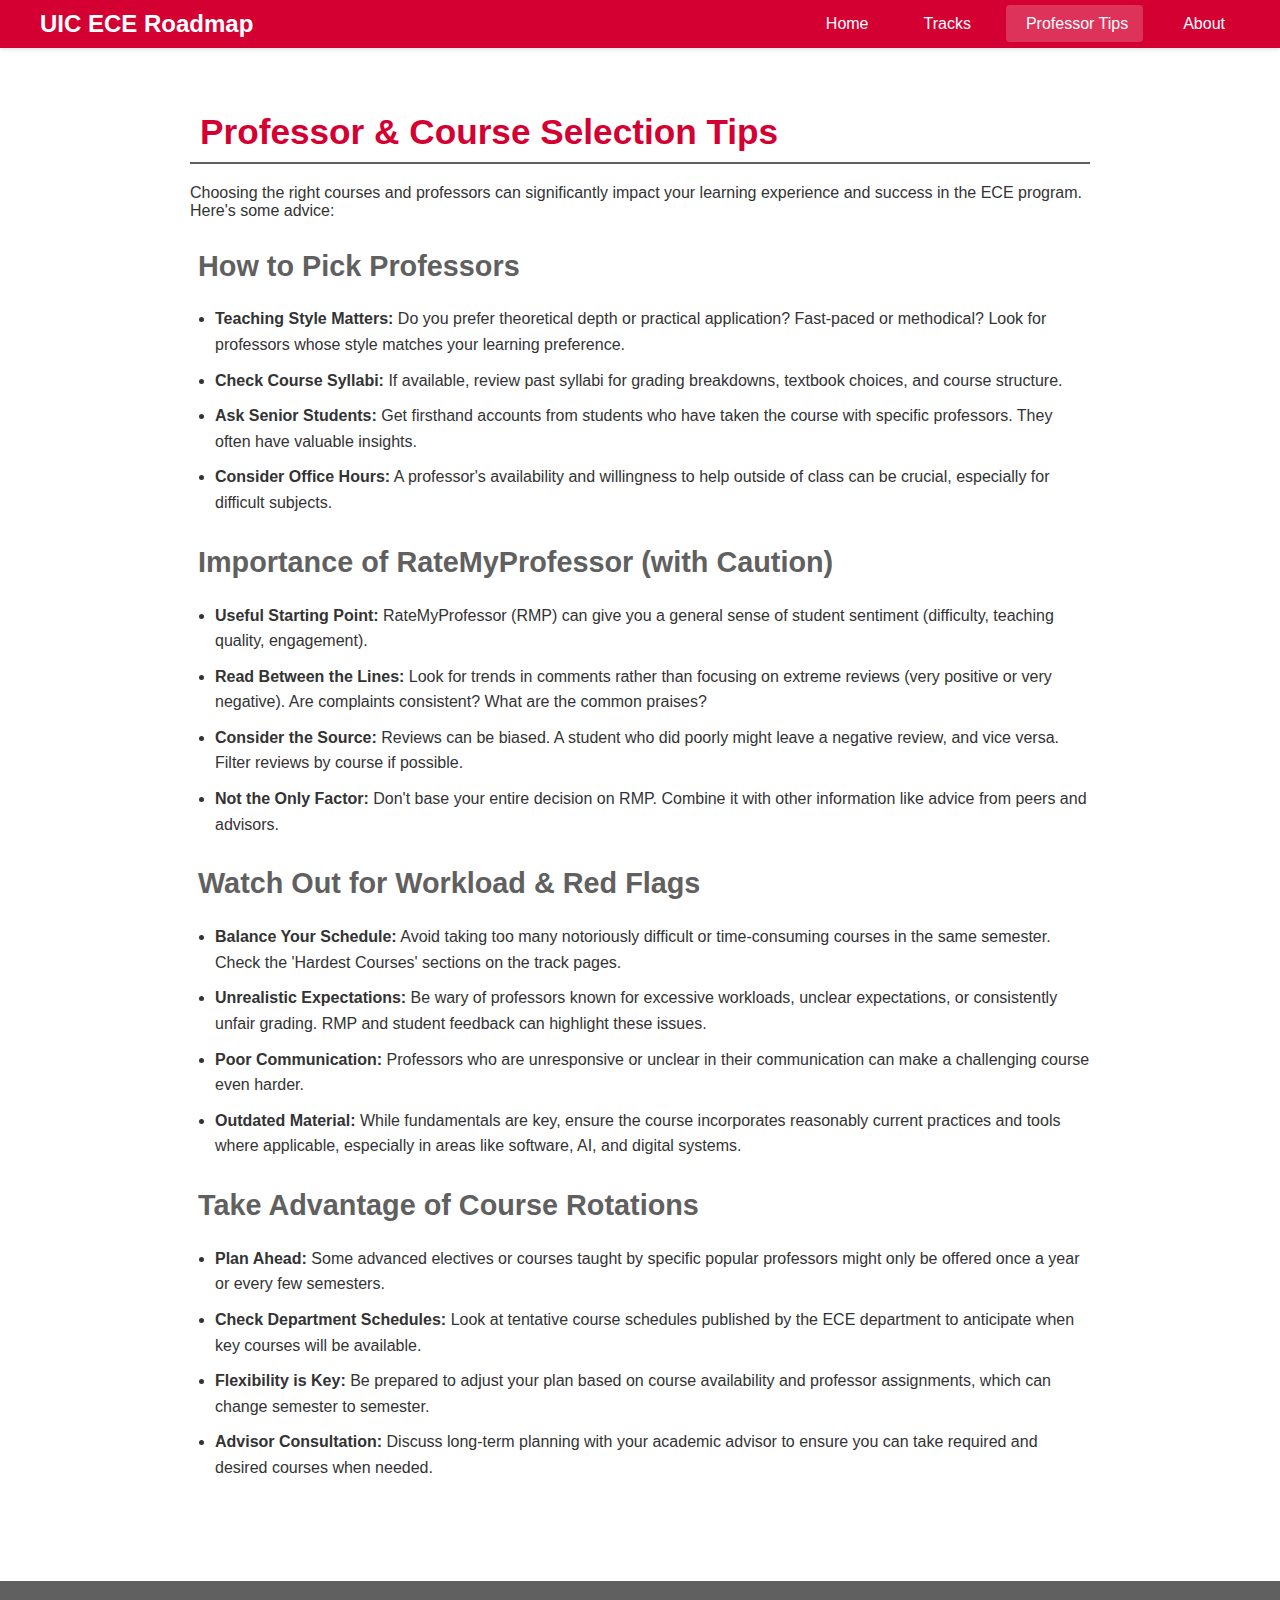
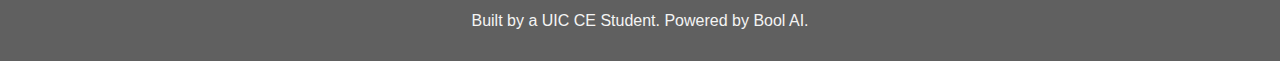
<file: ECE Road Map/tips.html>
<!DOCTYPE html>
<html lang="en">
<head>
    <meta charset="UTF-8">
    <meta name="viewport" content="width=device-width, initial-scale=1.0">
    <title>Professor Tips - UIC ECE Roadmap</title>
    <link rel="stylesheet" href="styles.css">
    <!-- Font Awesome CDN -->
    <link rel="stylesheet" href="https://cdnjs.cloudflare.com/ajax/libs/font-awesome/6.5.1/css/all.min.css" integrity="sha512-DTOQO9RWCH3ppGqcWaEA1BIZOC6xxalwEsw9c2QQeAIftl+Vegovlnee1c9QX4TctnWMn13TZye+giMm8e2LwA==" crossorigin="anonymous" referrerpolicy="no-referrer" />
</head>
<body>
    <header>
        <nav>
            <div class="logo">UIC ECE Roadmap</div>
            <ul>
                <li><a href="index.html"><i class="fas fa-home"></i> Home</a></li>
                <li><a href="tracks.html"><i class="fas fa-map-signs"></i> Tracks</a></li>
                <li><a href="tips.html" class="active"><i class="fas fa-lightbulb"></i> Professor Tips</a></li>
                <li><a href="about.html"><i class="fas fa-info-circle"></i> About</a></li>
            </ul>
        </nav>
    </header>

    <main class="tips-content">
        <h1><i class="fas fa-lightbulb"></i> Professor & Course Selection Tips</h1>
        <p>Choosing the right courses and professors can significantly impact your learning experience and success in the ECE program. Here's some advice:</p>

        <section>
            <h2><i class="fas fa-user-check"></i> How to Pick Professors</h2>
            <ul>
                <li><strong>Teaching Style Matters:</strong> Do you prefer theoretical depth or practical application? Fast-paced or methodical? Look for professors whose style matches your learning preference.</li>
                <li><strong>Check Course Syllabi:</strong> If available, review past syllabi for grading breakdowns, textbook choices, and course structure.</li>
                <li><strong>Ask Senior Students:</strong> Get firsthand accounts from students who have taken the course with specific professors. They often have valuable insights.</li>
                <li><strong>Consider Office Hours:</strong> A professor's availability and willingness to help outside of class can be crucial, especially for difficult subjects.</li>
            </ul>
        </section>

        <section>
            <h2><i class="fas fa-star-half-alt"></i> Importance of RateMyProfessor (with Caution)</h2>
            <ul>
                <li><strong>Useful Starting Point:</strong> RateMyProfessor (RMP) can give you a general sense of student sentiment (difficulty, teaching quality, engagement).</li>
                <li><strong>Read Between the Lines:</strong> Look for trends in comments rather than focusing on extreme reviews (very positive or very negative). Are complaints consistent? What are the common praises?</li>
                <li><strong>Consider the Source:</strong> Reviews can be biased. A student who did poorly might leave a negative review, and vice versa. Filter reviews by course if possible.</li>
                <li><strong>Not the Only Factor:</strong> Don't base your entire decision on RMP. Combine it with other information like advice from peers and advisors.</li>
            </ul>
        </section>

        <section>
            <h2><i class="fas fa-exclamation-circle"></i> Watch Out for Workload & Red Flags</h2>
            <ul>
                <li><strong>Balance Your Schedule:</strong> Avoid taking too many notoriously difficult or time-consuming courses in the same semester. Check the 'Hardest Courses' sections on the track pages.</li>
                <li><strong>Unrealistic Expectations:</strong> Be wary of professors known for excessive workloads, unclear expectations, or consistently unfair grading. RMP and student feedback can highlight these issues.</li>
                <li><strong>Poor Communication:</strong> Professors who are unresponsive or unclear in their communication can make a challenging course even harder.</li>
                <li><strong>Outdated Material:</strong> While fundamentals are key, ensure the course incorporates reasonably current practices and tools where applicable, especially in areas like software, AI, and digital systems.</li>
            </ul>
        </section>

        <section>
            <h2><i class="fas fa-sync-alt"></i> Take Advantage of Course Rotations</h2>
            <ul>
                <li><strong>Plan Ahead:</strong> Some advanced electives or courses taught by specific popular professors might only be offered once a year or every few semesters.</li>
                <li><strong>Check Department Schedules:</strong> Look at tentative course schedules published by the ECE department to anticipate when key courses will be available.</li>
                <li><strong>Flexibility is Key:</strong> Be prepared to adjust your plan based on course availability and professor assignments, which can change semester to semester.</li>
                <li><strong>Advisor Consultation:</strong> Discuss long-term planning with your academic advisor to ensure you can take required and desired courses when needed.</li>
            </ul>
        </section>

    </main>

    <footer>
        <p>Built by a UIC CE Student. Powered by Bool AI.</p>
    </footer>

</body>
</html>
</file>
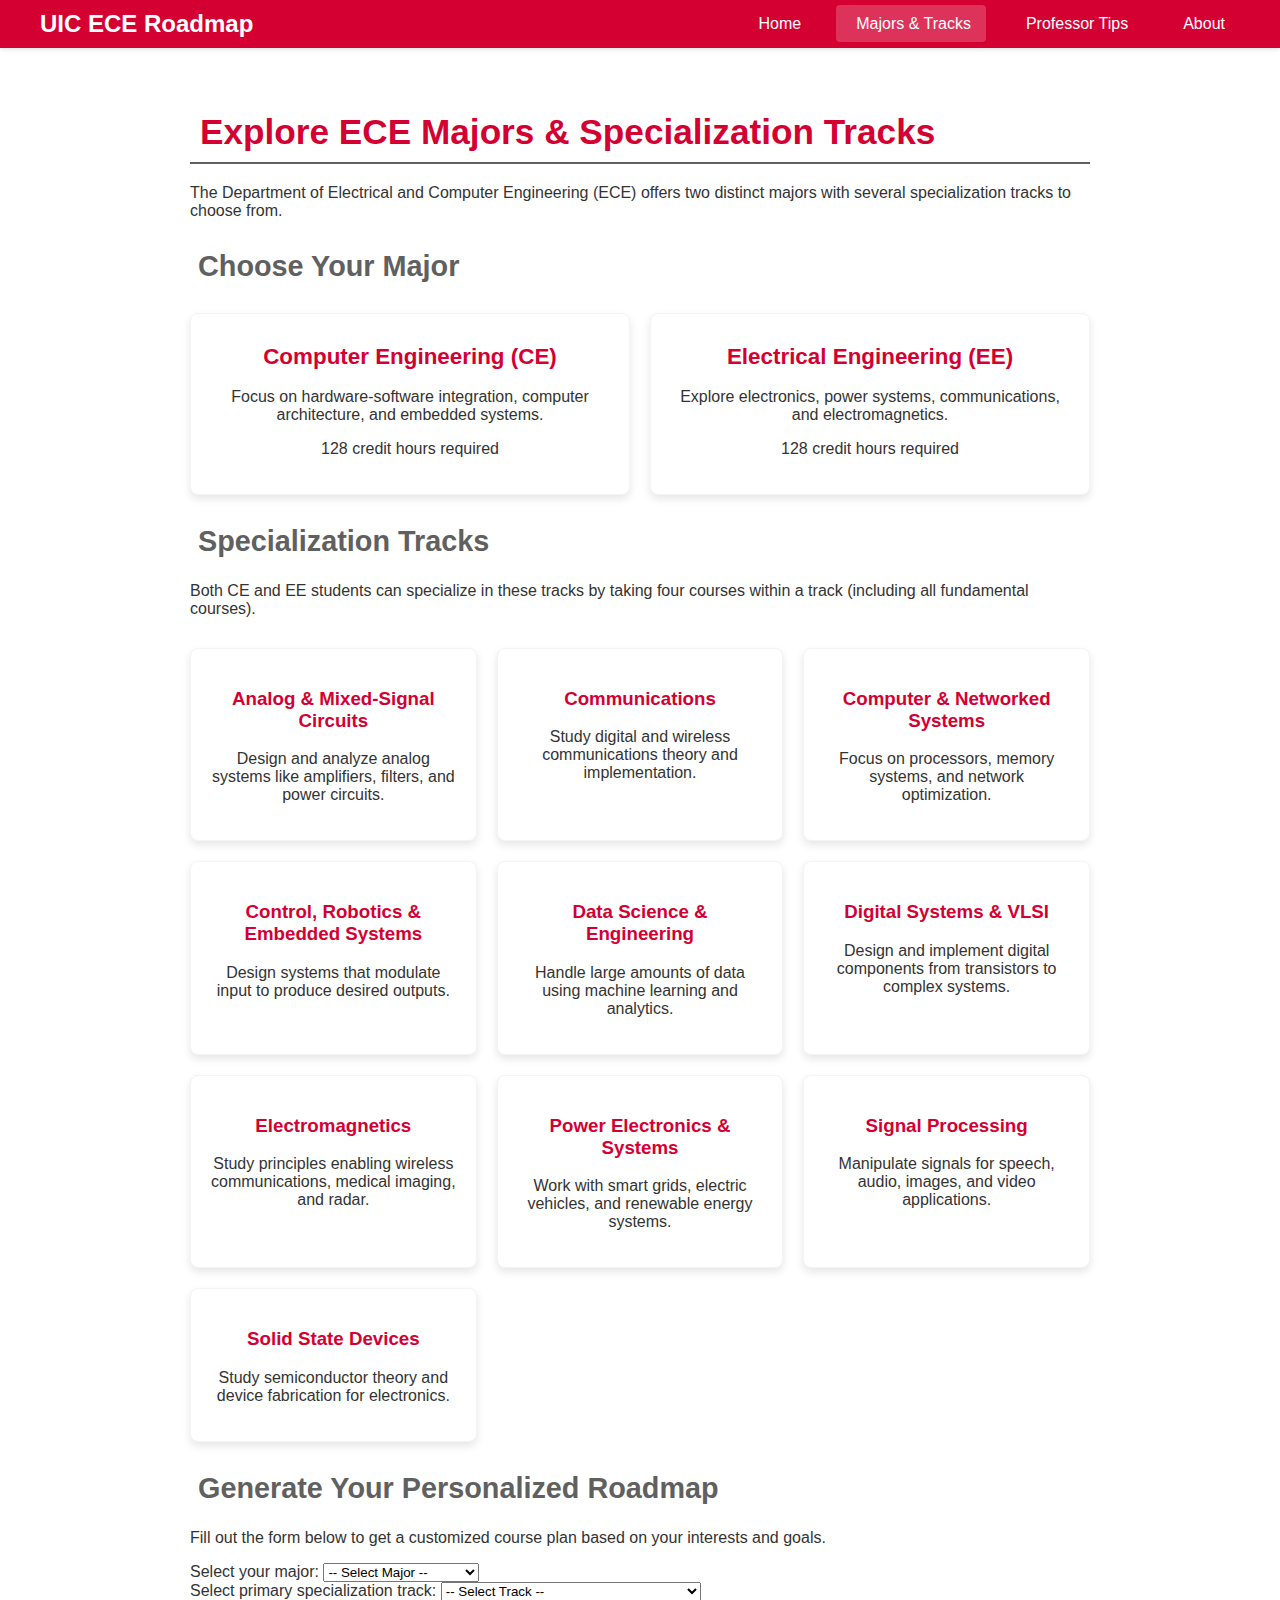
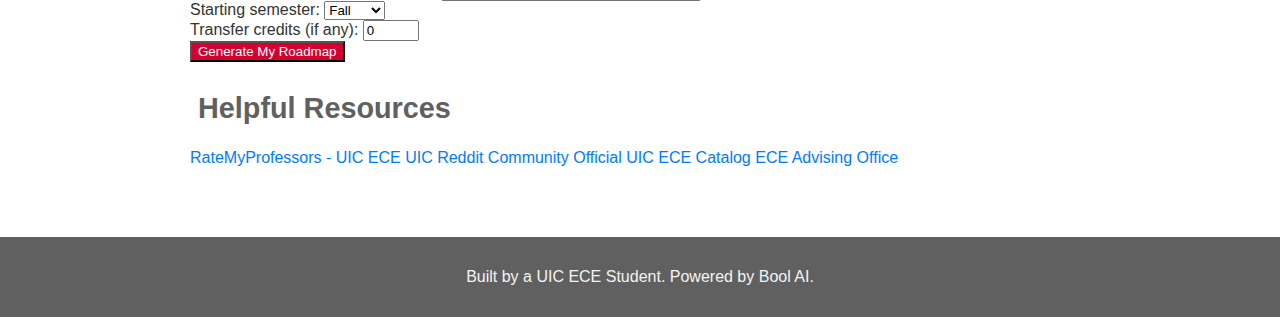
<file: ECE Road Map/tracks.html>
<!DOCTYPE html>
<html lang="en">

<head>
    <meta charset="UTF-8">
    <meta name="viewport" content="width=device-width, initial-scale=1.0">
    <title>Explore Majors & Tracks - UIC ECE Roadmap</title>
    <link rel="stylesheet" href="styles.css">
    <!-- Font Awesome CDN -->
    <link rel="stylesheet" href="https://cdnjs.cloudflare.com/ajax/libs/font-awesome/6.5.1/css/all.min.css"
        integrity="sha512-DTOQO9RWCH3ppGqcWaEA1BIZOC6xxalwEsw9c2QQeAIftl+Vegovlnee1c9QX4TctnWMn13TZye+giMm8e2LwA=="
        crossorigin="anonymous" referrerpolicy="no-referrer" />
    <style>
        /* Additional styles for roadmap content */
        .track-detail {
            display: none;
            margin: 2rem 0;
            padding: 1rem;
            border: 1px solid #ddd;
            border-radius: 8px;
            background-color: #f9f9f9;
        }

        .year-plan {
            margin: 1rem 0;
        }

        .year-plan h4 {
            margin-top: 1rem;
            margin-bottom: 0.5rem;
            color: #1565c0;
        }

        .year-plan ul {
            margin-left: 1.5rem;
        }

        .professor-card {
            background-color: white;
            border: 1px solid #eee;
            border-radius: 6px;
            padding: 1rem;
            margin-bottom: 1rem;
        }

        .callout-warning {
            background-color: #fff3e0;
            border-left: 4px solid #ff9800;
            padding: 1rem;
            margin: 1.5rem 0;
            border-radius: 4px;
        }

        /* Show/hide functionality */
        .active-track {
            display: block;
        }
    </style>
</head>

<body>
    <header>
        <nav>
            <div class="logo">UIC ECE Roadmap</div>
            <ul>
                <li><a href="index.html"><i class="fas fa-home"></i> Home</a></li>
                <li><a href="tracks.html" class="active"><i class="fas fa-map-signs"></i> Majors & Tracks</a></li>
                <li><a href="tips.html"><i class="fas fa-lightbulb"></i> Professor Tips</a></li>
                <li><a href="about.html"><i class="fas fa-info-circle"></i> About</a></li>
            </ul>
        </nav>
    </header>

    <main>
        <h1><i class="fas fa-map-signs"></i> Explore ECE Majors & Specialization Tracks</h1>
        <p>The Department of Electrical and Computer Engineering (ECE) offers two distinct majors with several
            specialization tracks to choose from.</p>

        <!-- Major Selection Section -->
        <section class="major-selection">
            <h2><i class="fas fa-graduation-cap"></i> Choose Your Major</h2>
            <div class="track-cards major-cards">
                <a href="#ce-roadmap" class="card major-card" id="ce-card">
                    <h2><i class="fas fa-microchip"></i> Computer Engineering (CE)</h2>
                    <p>Focus on hardware-software integration, computer architecture, and embedded systems.</p>
                    <p class="card-footer">128 credit hours required</p>
                </a>
                <a href="#ee-roadmap" class="card major-card" id="ee-card">
                    <h2><i class="fas fa-bolt"></i> Electrical Engineering (EE)</h2>
                    <p>Explore electronics, power systems, communications, and electromagnetics.</p>
                    <p class="card-footer">128 credit hours required</p>
                </a>
            </div>
        </section>

        <!-- Computer Engineering Roadmap Section -->
        <section id="ce-roadmap" class="track-detail">
            <h1><i class="fas fa-laptop-code"></i> Computer Engineering Track Plan</h1>

            <section>
                <h2><i class="far fa-calendar-alt"></i> 4-Year Suggested Course Plan</h2>
                <div class="year-plan">
                    <h4>Year 1</h4>
                    <ul>
                        <li>ENGL 160/161 - Academic Writing I/II</li>
                        <li>MATH 180/181 - Calculus I/II</li>
                        <li>CHEM 122/123 - Chemistry I + Lab</li>
                        <li>CS 111 - Program Design I</li>
                        <li>ECE 115 - Intro to ECE</li>
                        <li>PHYS 141/142 - General Physics I/II (Mechanics/E&M)</li>
                    </ul>
                    <h4>Year 2</h4>
                    <ul>
                        <li>MATH 210 - Calculus III</li>
                        <li>MATH 220 - Differential Equations</li>
                        <li>CS 141 - Program Design II</li>
                        <li>CS 211 - Programming Practicum</li>
                        <li>ECE 225 - Circuit Analysis</li>
                        <li>ECE 265 - Digital Systems</li>
                        <li>CS 251 - Data Structures</li>
                        <li>General Education Courses</li>
                    </ul>
                    <h4>Year 3</h4>
                    <ul>
                        <li>ECE 341 - Programming for Engineers (or CS 261)</li>
                        <li>ECE 366 - Intro to Embedded Systems</li>
                        <li>ECE 311 - Electronic Circuits I</li>
                        <li>ECE 331 - Fields and Waves I</li>
                        <li>ECE 342 - Data Structures and Algorithms (if not CS 251)</li>
                        <li>STAT 381 - Probability & Statistics</li>
                        <li>Technical Electives</li>
                        <li>General Education Courses</li>
                    </ul>
                    <h4>Year 4</h4>
                    <ul>
                        <li>ECE 466 - Computer Architecture</li>
                        <li>ECE 465 - Digital Systems Design (Senior Design I)</li>
                        <li>ECE 467 - Senior Design Project II</li>
                        <li>Technical Electives (e.g., ECE 468, CS 470, CS 480)</li>
                        <li>General Education Courses</li>
                    </ul>
                </div>
                <p><small>Note: This is a sample plan. Consult the official UIC catalog and your advisor.</small></p>
            </section>

            <section>
                <h2><i class="fas fa-star"></i> Top Recommended Courses</h2>
                <ul>
                    <li><i class="fas fa-thumbs-up"></i> ECE 265 - Digital Systems (Fundamental)</li>
                    <li><i class="fas fa-thumbs-up"></i> CS 251 - Data Structures (Essential for software/hardware)</li>
                    <li><i class="fas fa-thumbs-up"></i> ECE 366 - Intro to Embedded Systems (Hands-on & practical)</li>
                    <li><i class="fas fa-thumbs-up"></i> ECE 466 - Computer Architecture (Core CE topic)</li>
                </ul>
            </section>

            <section class="callout-warning">
                <h2><i class="fas fa-exclamation-triangle"></i> Hardest Courses Warning</h2>
                <p>Many students find these courses particularly challenging due to workload, complexity, or theoretical
                    depth:</p>
                <ul>
                    <li>ECE 225 - Circuit Analysis (Conceptual hurdles)</li>
                    <li>CS 251 / ECE 342 - Data Structures (Time-consuming projects)</li>
                    <li>ECE 466 - Computer Architecture (Dense material)</li>
                    <li>Certain advanced Math courses (e.g., MATH 220)</li>
                </ul>
                <p>Plan your schedule accordingly and seek help early!</p>
            </section>

            <section>
                <h2><i class="fas fa-chalkboard-teacher"></i> Professor Recommendations</h2>
                <p><small>(Based on general student feedback - experiences may vary!)</small></p>
                <div class="professor-list">
                    <div class="professor-card">
                        <h3>Prof. Jane Doe</h3>
                        <p><strong>Pros:</strong> Clear explanations, fair exams, engaging lectures.</p>
                        <p><strong>Cons:</strong> Can be strict on deadlines.</p>
                    </div>
                    <div class="professor-card">
                        <h3>Prof. John Smith</h3>
                        <p><strong>Pros:</strong> Very knowledgeable, helpful during office hours, interesting projects.
                        </p>
                        <p><strong>Cons:</strong> Lectures can sometimes be fast-paced.</p>
                    </div>
                    <div class="professor-card">
                        <h3>Prof. Alex Lee</h3>
                        <p><strong>Pros:</strong> Focuses on practical applications, approachable.</p>
                        <p><strong>Cons:</strong> Homework can be demanding.</p>
                    </div>
                </div>
            </section>
        </section>

        <!-- Electrical Engineering Roadmap Placeholder -->
        <section id="ee-roadmap" class="track-detail">
            <h1><i class="fas fa-bolt"></i> Electrical Engineering Track Plan</h1>
            <p>Electrical Engineering roadmap content will be displayed here. Please check back soon for updates.</p>
        </section>

        <!-- Specialization Tracks Section -->
        <section class="specialization-tracks">
            <h2><i class="fas fa-code-branch"></i> Specialization Tracks</h2>
            <p>Both CE and EE students can specialize in these tracks by taking four courses within a track (including
                all fundamental courses).</p>

            <div class="track-cards">
                <a href="analog_track.html" class="card">
                    <h3><i class="fas fa-wave-square"></i> Analog & Mixed-Signal Circuits</h3>
                    <p>Design and analyze analog systems like amplifiers, filters, and power circuits.</p>
                </a>
                <a href="communications_track.html" class="card">
                    <h3><i class="fas fa-broadcast-tower"></i> Communications</h3>
                    <p>Study digital and wireless communications theory and implementation.</p>
                </a>
                <a href="computer_systems_track.html" class="card">
                    <h3><i class="fas fa-server"></i> Computer & Networked Systems</h3>
                    <p>Focus on processors, memory systems, and network optimization.</p>
                </a>
                <a href="control_track.html" class="card">
                    <h3><i class="fas fa-robot"></i> Control, Robotics & Embedded Systems</h3>
                    <p>Design systems that modulate input to produce desired outputs.</p>
                </a>
                <a href="data_science_track.html" class="card">
                    <h3><i class="fas fa-brain"></i> Data Science & Engineering</h3>
                    <p>Handle large amounts of data using machine learning and analytics.</p>
                </a>
                <a href="digital_systems_track.html" class="card">
                    <h3><i class="fas fa-microchip"></i> Digital Systems & VLSI</h3>
                    <p>Design and implement digital components from transistors to complex systems.</p>
                </a>
                <a href="electromagnetics_track.html" class="card">
                    <h3><i class="fas fa-satellite-dish"></i> Electromagnetics</h3>
                    <p>Study principles enabling wireless communications, medical imaging, and radar.</p>
                </a>
                <a href="power_track.html" class="card">
                    <h3><i class="fas fa-solar-panel"></i> Power Electronics & Systems</h3>
                    <p>Work with smart grids, electric vehicles, and renewable energy systems.</p>
                </a>
                <a href="signal_processing_track.html" class="card">
                    <h3><i class="fas fa-signal"></i> Signal Processing</h3>
                    <p>Manipulate signals for speech, audio, images, and video applications.</p>
                </a>
                <a href="solid_state_track.html" class="card">
                    <h3><i class="fas fa-atom"></i> Solid State Devices</h3>
                    <p>Study semiconductor theory and device fabrication for electronics.</p>
                </a>
            </div>
        </section>

        <!-- Interactive Roadmap Generator -->
        <section class="roadmap-generator">
            <h2><i class="fas fa-route"></i> Generate Your Personalized Roadmap</h2>
            <p>Fill out the form below to get a customized course plan based on your interests and goals.</p>

            <form id="roadmapForm">
                <div class="form-group">
                    <label for="majorSelect">Select your major:</label>
                    <select id="majorSelect" required>
                        <option value="">-- Select Major --</option>
                        <option value="ce">Computer Engineering</option>
                        <option value="ee">Electrical Engineering</option>
                    </select>
                </div>

                <div class="form-group">
                    <label for="trackSelect">Select primary specialization track:</label>
                    <select id="trackSelect">
                        <option value="">-- Select Track --</option>
                        <option value="analog">Analog & Mixed-Signal Circuits</option>
                        <option value="communications">Communications</option>
                        <option value="computer">Computer & Networked Systems</option>
                        <option value="control">Control, Robotics & Embedded Systems</option>
                        <option value="data">Data Science & Engineering</option>
                        <option value="digital">Digital Systems & VLSI</option>
                        <option value="electromagnetics">Electromagnetics</option>
                        <option value="power">Power Electronics & Systems</option>
                        <option value="signal">Signal Processing</option>
                        <option value="solid">Solid State Devices</option>
                    </select>
                </div>

                <div class="form-group">
                    <label for="startSemester">Starting semester:</label>
                    <select id="startSemester">
                        <option value="fall">Fall</option>
                        <option value="spring">Spring</option>
                    </select>
                </div>

                <div class="form-group">
                    <label for="transferCredits">Transfer credits (if any):</label>
                    <input type="number" id="transferCredits" min="0" max="60" value="0">
                </div>

                <button type="submit" class="btn-primary">Generate My Roadmap</button>
            </form>

            <div id="roadmapResult" class="hidden">
                <!-- Results will be displayed here via JavaScript -->
            </div>
        </section>

        <!-- External Resources -->
        <section class="external-resources">
            <h2><i class="fas fa-external-link-alt"></i> Helpful Resources</h2>
            <div class="resource-links">
                <a href="https://www.ratemyprofessors.com/search/teachers?query=UIC%20Electrical%20Computer%20Engineering"
                    target="_blank" class="resource-link">
                    <i class="fas fa-star"></i> RateMyProfessors - UIC ECE
                </a>
                <a href="https://www.reddit.com/r/uichicago/" target="_blank" class="resource-link">
                    <i class="fab fa-reddit"></i> UIC Reddit Community
                </a>
                <a href="https://catalog.uic.edu/ucat/colleges-depts/engineering/ece/" target="_blank"
                    class="resource-link">
                    <i class="fas fa-book"></i> Official UIC ECE Catalog
                </a>
                <a href="https://ece.uic.edu/undergraduate/advising/" target="_blank" class="resource-link">
                    <i class="fas fa-user-graduate"></i> ECE Advising Office
                </a>
            </div>
        </section>
    </main>

    <footer>
        <p>Built by a UIC ECE Student. Powered by Bool AI.</p>
    </footer>

    <script>
        // JavaScript to handle roadmap display when clicking major cards
        document.addEventListener('DOMContentLoaded', function() {
            const ceCard = document.getElementById('ce-card');
            const eeCard = document.getElementById('ee-card');
            const ceRoadmap = document.getElementById('ce-roadmap');
            const eeRoadmap = document.getElementById('ee-roadmap');
            
            // Hide all roadmaps initially
            function hideAllRoadmaps() {
                document.querySelectorAll('.track-detail').forEach(function(roadmap) {
                    roadmap.classList.remove('active-track');
                });
            }
            
            // Show Computer Engineering roadmap
            ceCard.addEventListener('click', function(e) {
                e.preventDefault();
                hideAllRoadmaps();
                ceRoadmap.classList.add('active-track');
                // Scroll to roadmap
                ceRoadmap.scrollIntoView({behavior: 'smooth'});
            });
            
            // Show Electrical Engineering roadmap
            eeCard.addEventListener('click', function(e) {
                e.preventDefault();
                hideAllRoadmaps();
                eeRoadmap.classList.add('active-track');
                // Scroll to roadmap
                eeRoadmap.scrollIntoView({behavior: 'smooth'});
            });
            
            // Handle form submission for roadmap generator
            const roadmapForm = document.getElementById('roadmapForm');
            const roadmapResult = document.getElementById('roadmapResult');
            
            roadmapForm.addEventListener('submit', function(e) {
                e.preventDefault();
                
                const major = document.getElementById('majorSelect').value;
                const track = document.getElementById('trackSelect').value;
                const semester = document.getElementById('startSemester').value;
                const credits = document.getElementById('transferCredits').value;
                
                // Show loading
                roadmapResult.innerHTML = '<p>Generating your personalized roadmap...</p>';
                roadmapResult.classList.remove('hidden');
                
                // Simulate roadmap generation (would connect to backend in production)
                setTimeout(function() {
                    let resultHTML = '';
                    
                    if (major === 'ce') {
                        resultHTML = `
                            <h3>Your Personalized Computer Engineering Roadmap</h3>
                            <p>Starting in ${semester} semester with ${credits} transfer credits.</p>
                            <p>Primary track: ${track ? document.getElementById('trackSelect').options[document.getElementById('trackSelect').selectedIndex].text : 'No specialization selected'}</p>
                            <p>We recommend following the Computer Engineering track plan above, with these adjustments:</p>
                            <ul>
                                <li>Skip already completed courses from your transfer credits</li>
                                <li>Focus on ${track ? document.getElementById('trackSelect').options[document.getElementById('trackSelect').selectedIndex].text : 'core'} electives in years 3-4</li>
                                <li>Consider summer courses to balance your workload</li>
                            </ul>
                            <p>For a more detailed, personalized plan, please schedule an appointment with an ECE advisor.</p>
                        `;
                        
                        // Also show the CE roadmap
                        hideAllRoadmaps();
                        ceRoadmap.classList.add('active-track');
                    } else if (major === 'ee') {
                        resultHTML = `
                            <h3>Your Personalized Electrical Engineering Roadmap</h3>
                            <p>Starting in ${semester} semester with ${credits} transfer credits.</p>
                            <p>Primary track: ${track ? document.getElementById('trackSelect').options[document.getElementById('trackSelect').selectedIndex].text : 'No specialization selected'}</p>
                            <p>We recommend following our general EE track plan with focus on ${track ? document.getElementById('trackSelect').options[document.getElementById('trackSelect').selectedIndex].text : 'core courses'}.</p>
                            <p>For a detailed plan, please schedule an appointment with an ECE advisor.</p>
                        `;
                        
                        // Also show the EE roadmap
                        hideAllRoadmaps();
                        eeRoadmap.classList.add('active-track');
                    } else {
                        resultHTML = `<p>Please select a major to generate your roadmap.</p>`;
                    }
                    
                    roadmapResult.innerHTML = resultHTML;
                }, 1000);
            });
        });
    </script>
</body>

</html>
</file>
<file: ECE Road Map/styles.css>
/* General Styles & Variables */
:root {
    --uic-red: #D50032;
    --uic-gray: #606060;
    --white: #FFFFFF;
    --light-gray: #f4f4f4;
    --dark-text: #333333;
    --link-blue: #007BFF; /* Or use --uic-red for branded links */
    --warning-bg: #fff3cd;
    --warning-border: #ffeeba;
    --warning-text: #856404;
    --card-shadow: 0 4px 8px rgba(0, 0, 0, 0.1);
}

body {
    font-family: sans-serif;
    margin: 0;
    padding: 0;
    background-color: var(--white);
    color: var(--dark-text);
    display: flex;
    flex-direction: column;
    min-height: 100vh;
}

main {
    flex-grow: 1;
    padding: 20px;
    max-width: 900px;
    margin: 20px auto; /* Center content */
    width: 90%; /* Responsive width */
}

h1, h2, h3, h4 {
    color: var(--uic-red);
}

h1 {
    border-bottom: 2px solid var(--uic-gray);
    padding-bottom: 10px;
    margin-bottom: 20px;
    font-size: 2.2em;
}
h1 i {
    margin-right: 10px;
}

h2 {
    color: var(--uic-gray);
    margin-top: 30px;
    font-size: 1.8em;
}
h2 i {
    margin-right: 8px;
}

a {
    color: var(--link-blue);
    text-decoration: none;
}

a:hover {
    text-decoration: underline;
}

/* Header & Navigation */
header {
    background-color: var(--uic-red);
    color: var(--white);
    padding: 10px 0;
    box-shadow: 0 2px 4px rgba(0,0,0,0.1);
}

nav {
    max-width: 1200px;
    margin: 0 auto;
    display: flex;
    justify-content: space-between;
    align-items: center;
    padding: 0 20px;
}

nav .logo {
    font-size: 1.5em;
    font-weight: bold;
}

nav ul {
    list-style: none;
    padding: 0;
    margin: 0;
    display: flex;
}

nav ul li {
    margin-left: 20px;
}

nav ul li a {
    color: var(--white);
    text-decoration: none;
    padding: 10px 15px;
    border-radius: 4px;
    transition: background-color 0.3s ease;
}
nav ul li a i {
    margin-right: 5px;
}

nav ul li a:hover,
nav ul li a.active {
    background-color: rgba(255, 255, 255, 0.2);
}

/* Footer */
footer {
    background-color: var(--uic-gray);
    color: var(--light-gray);
    text-align: center;
    padding: 15px 0;
    margin-top: 30px; /* Push footer down */
    width: 100%;
}

/* Buttons */
.btn {
    display: inline-block;
    padding: 12px 25px;
    border: none;
    border-radius: 5px;
    text-decoration: none;
    font-size: 1em;
    cursor: pointer;
    transition: background-color 0.3s ease, transform 0.1s ease;
    margin: 5px;
    text-align: center;
}
.btn i {
    margin-right: 8px;
}

.btn:hover {
    text-decoration: none;
    transform: translateY(-2px);
}

.btn-primary {
    background-color: var(--uic-red);
    color: var(--white);
}

.btn-primary:hover {
    background-color: #a70027; /* Darker red */
}

.btn-secondary {
    background-color: var(--uic-gray);
    color: var(--white);
}

.btn-secondary:hover {
    background-color: #4a4a4a; /* Darker gray */
}

/* Home Page Specific */
.home-content {
    text-align: center;
    padding-top: 40px;
}

.home-content .subtitle {
    font-size: 1.2em;
    color: var(--uic-gray);
    margin-bottom: 30px;
}

.home-buttons {
    margin-top: 20px;
}

/* Track Exploration Page */
.track-cards {
    display: grid;
    grid-template-columns: repeat(auto-fit, minmax(250px, 1fr));
    gap: 20px;
    margin-top: 30px;
}

.card {
    background-color: var(--white);
    border: 1px solid var(--light-gray);
    border-radius: 8px;
    padding: 20px;
    text-align: center;
    box-shadow: var(--card-shadow);
    transition: transform 0.3s ease, box-shadow 0.3s ease;
    color: var(--dark-text);
    display: block; /* Make the whole card clickable */
}

.card:hover {
    transform: translateY(-5px);
    box-shadow: 0 8px 16px rgba(0, 0, 0, 0.15);
    text-decoration: none;
}

.card h2 {
    margin-top: 0;
    color: var(--uic-red);
    font-size: 1.4em;
}

.card h2 i {
    display: block;
    font-size: 2em;
    margin-bottom: 10px;
}

/* Track Detail Page */
.track-detail section {
    margin-bottom: 30px;
    padding: 20px;
    background-color: var(--light-gray);
    border-radius: 8px;
}

.track-detail h2 {
    margin-top: 0;
    border-bottom: 1px solid var(--uic-gray);
    padding-bottom: 5px;
    margin-bottom: 15px;
}

.track-detail ul {
    list-style: none;
    padding-left: 0;
}

.track-detail li {
    margin-bottom: 8px;
    line-height: 1.6;
}

.track-detail li i {
    margin-right: 8px;
    color: var(--uic-red);
}

.year-plan h4 {
    color: var(--uic-red);
    margin-top: 15px;
    margin-bottom: 5px;
    font-size: 1.1em;
}

.year-plan ul {
    padding-left: 20px;
    list-style: disc;
}

/* Warning Callout */
.callout-warning {
    background-color: var(--warning-bg);
    border: 1px solid var(--warning-border);
    color: var(--warning-text);
    padding: 20px;
    border-radius: 8px;
}

.callout-warning h2 {
    color: var(--warning-text);
    border-bottom-color: var(--warning-border);
}
.callout-warning h2 i {
    margin-right: 8px;
}
.callout-warning ul {
    list-style: disc;
    padding-left: 25px;
}

/* Professor Recommendations */
.professor-list {
    display: grid;
    grid-template-columns: repeat(auto-fit, minmax(280px, 1fr));
    gap: 15px;
}

.professor-card {
    background-color: var(--white);
    padding: 15px;
    border-radius: 5px;
    border: 1px solid #ddd;
}

.professor-card h3 {
    margin-top: 0;
    margin-bottom: 10px;
    color: var(--uic-red);
    font-size: 1.2em;
}

.professor-card p {
    margin-bottom: 5px;
    font-size: 0.95em;
}
.professor-card strong {
    color: var(--uic-gray);
}

/* Tips Page & About Page */
.tips-content section, .about-content section {
    margin-bottom: 30px;
}

.tips-content ul, .about-content ul {
    padding-left: 25px;
}

.tips-content li, .about-content li {
    margin-bottom: 10px;
    line-height: 1.6;
}

/* Responsive Design */
@media (max-width: 768px) {
    nav {
        flex-direction: column;
        align-items: flex-start;
    }

    nav ul {
        margin-top: 10px;
        flex-direction: column;
        width: 100%;
    }

    nav ul li {
        margin-left: 0;
        margin-bottom: 5px;
        width: 100%;
    }

    nav ul li a {
        display: block; /* Make links take full width */
        text-align: center;
    }

    h1 {
        font-size: 1.8em;
    }

    h2 {
        font-size: 1.5em;
    }

    .home-buttons .btn {
        display: block; /* Stack buttons vertically */
        width: 80%;
        margin: 10px auto;
    }

     .professor-list {
        grid-template-columns: 1fr; /* Stack professor cards */
    }
}

@media (max-width: 480px) {
    main {
        padding: 15px;
    }

    h1 {
        font-size: 1.6em;
    }

    .track-cards {
        grid-template-columns: 1fr; /* Single column layout */
    }

    .btn {
        padding: 10px 20px;
        font-size: 0.9em;
    }
}
</file>
